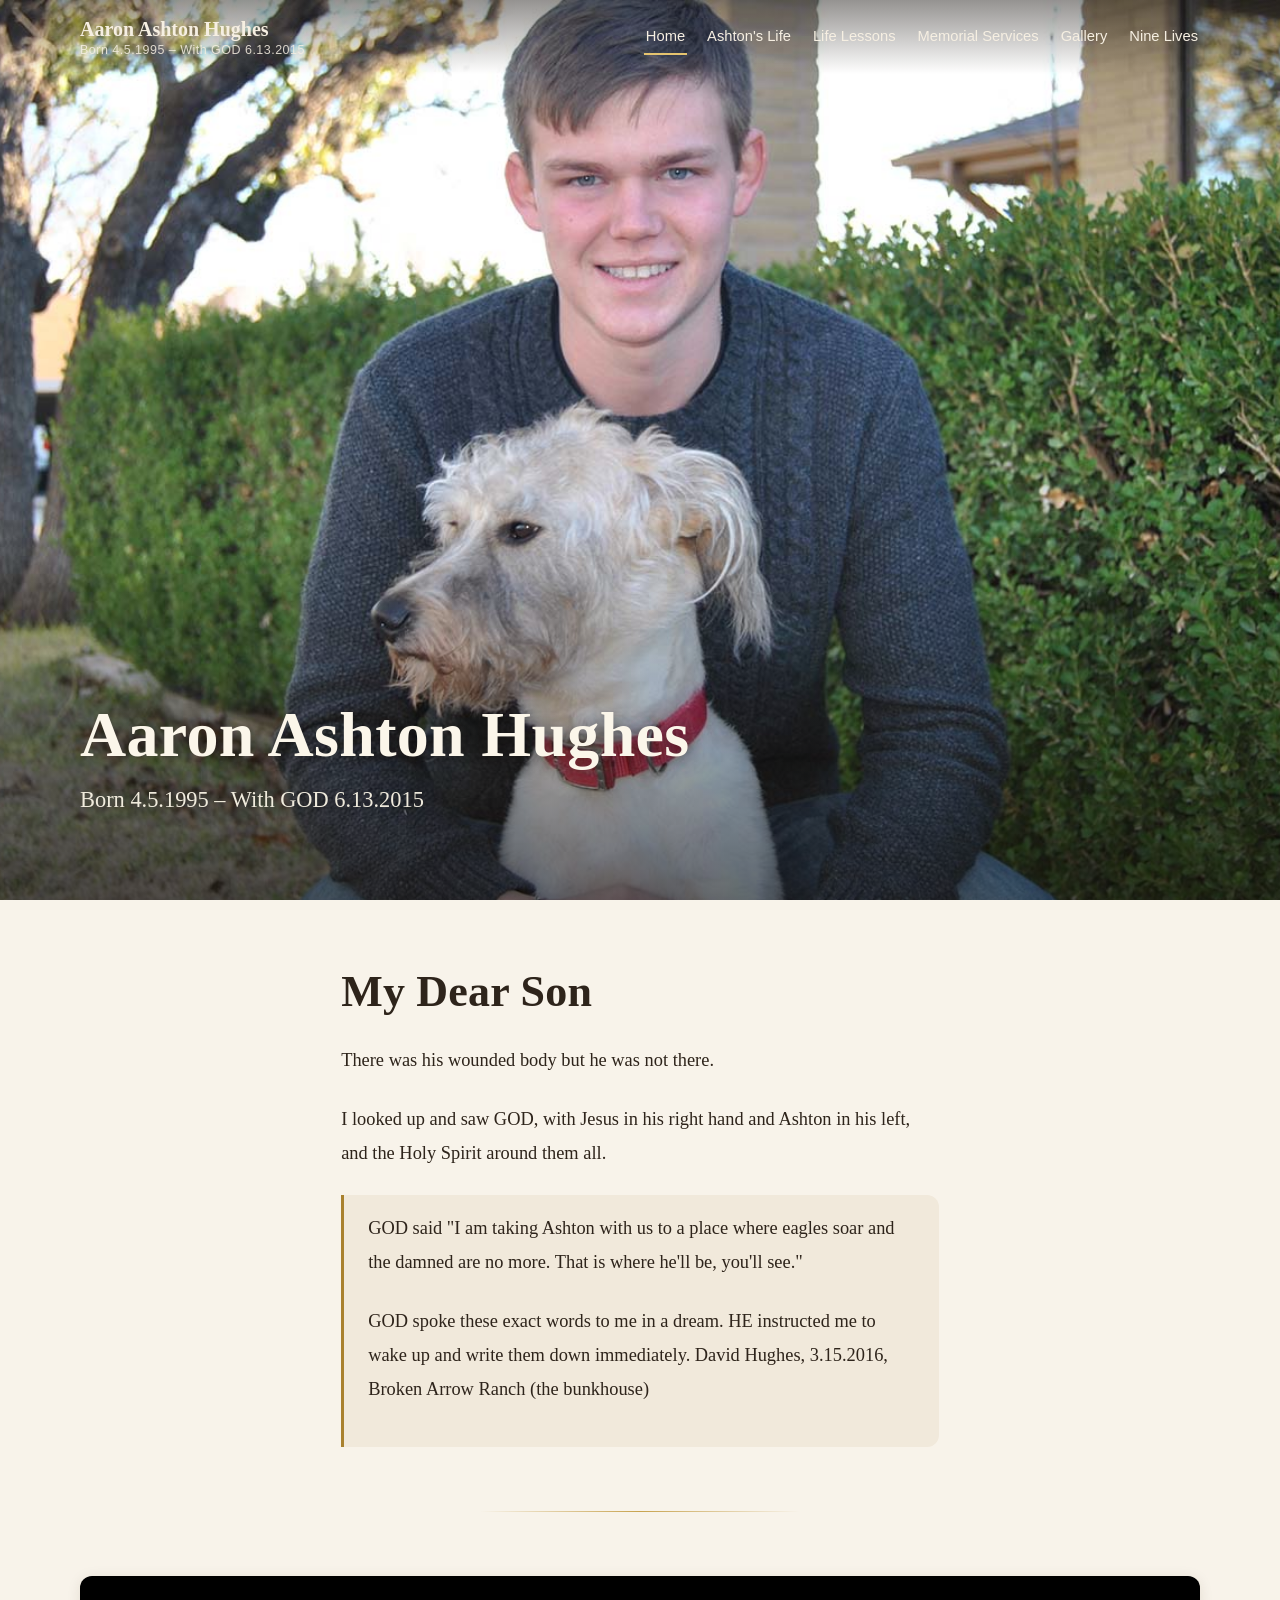
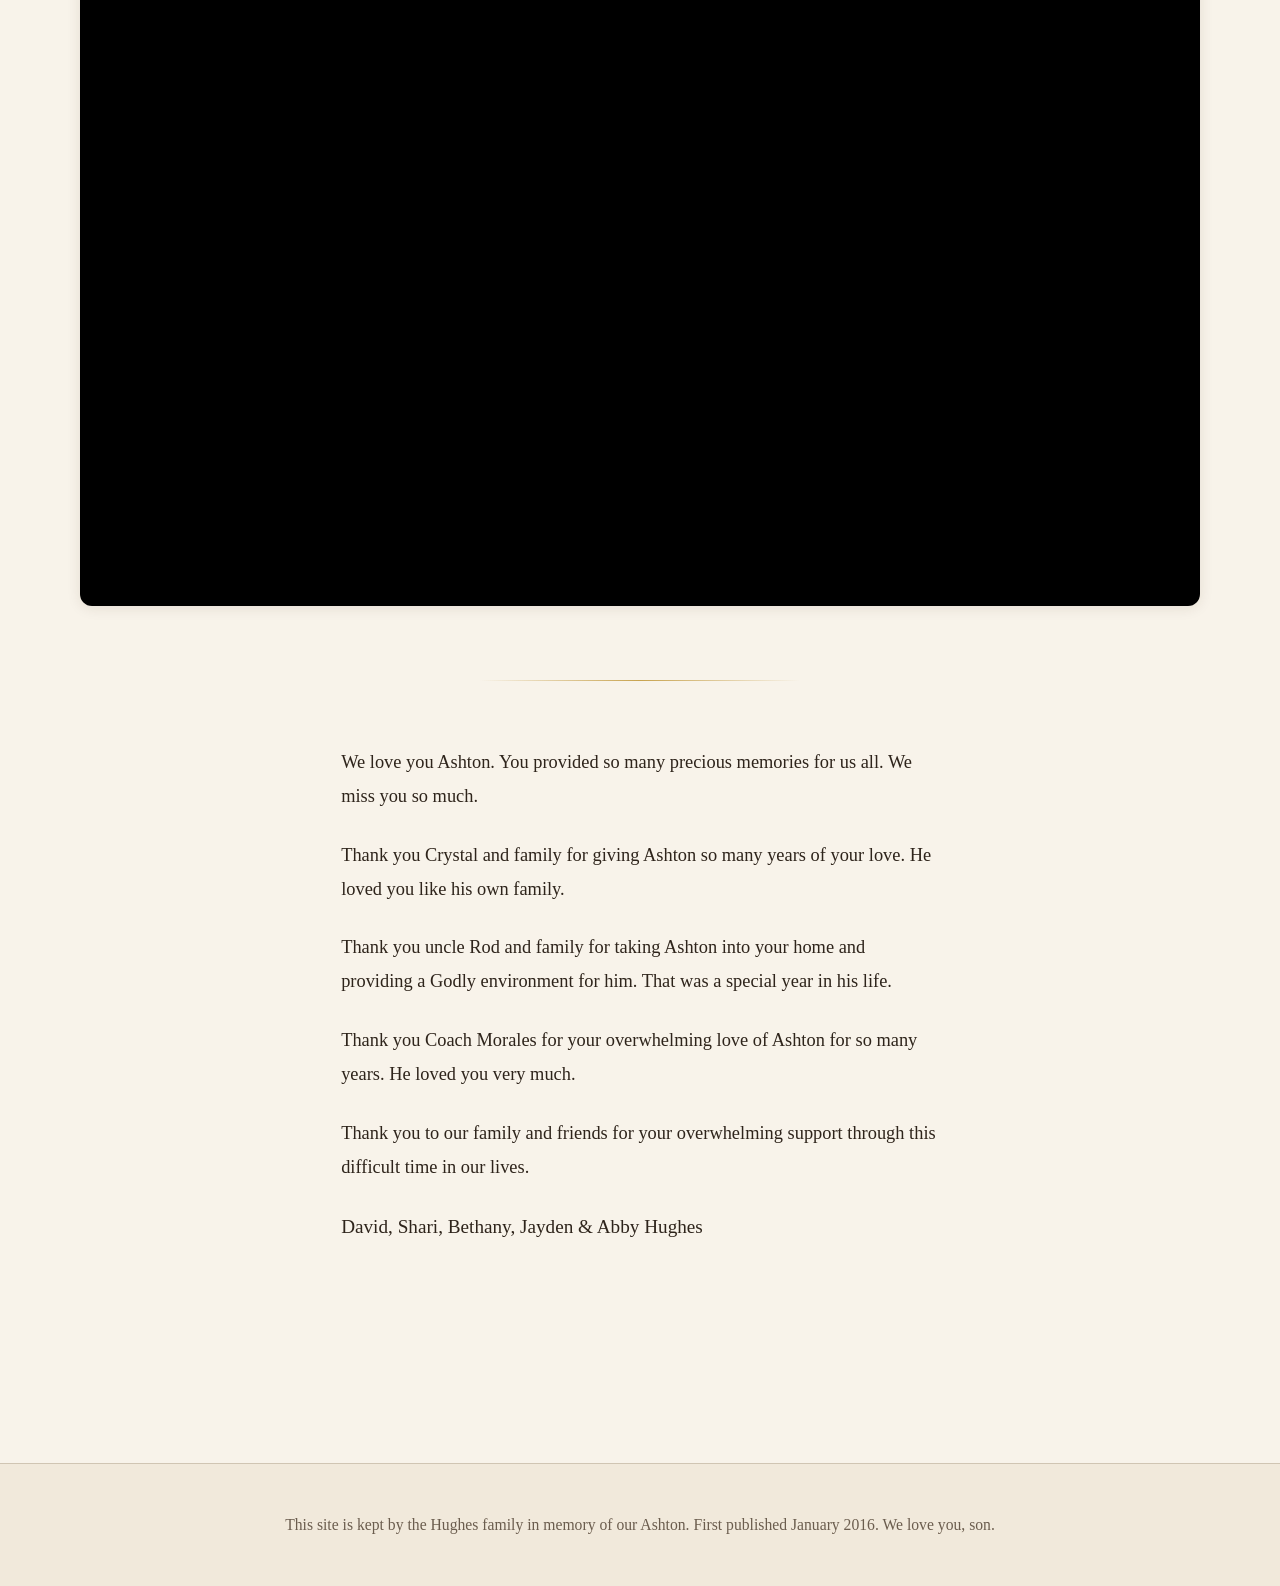
<file: index.html>
<!DOCTYPE html>
<html lang="en">
<head>
<meta charset="utf-8">
<meta name="viewport" content="width=device-width, initial-scale=1">
<title>Aaron Ashton Hughes · 4.5.1995 – With GOD 6.13.2015</title>
<meta name="description" content="In loving memory of Aaron Ashton Hughes (1995–2015). His life, his life lessons, and the nine lives his gift saved.">
<link rel="stylesheet" href="styles.css">
</head>
<body class="home">

<header class="site-header">
  <div class="bar">
    <div class="brand">
      <a class="brand-name" href="index.html">Aaron Ashton Hughes</a>
      <span class="brand-dates">Born 4.5.1995 – With GOD 6.13.2015</span>
    </div>
    <button class="nav-toggle" aria-expanded="false" aria-controls="site-nav">Menu</button>
    <nav id="site-nav" class="site-nav" aria-label="Site">
      <a href="index.html" aria-current="page">Home</a>
      <a href="timeline.html">Ashton's Life</a>
      <a href="life-lessons.html">Life Lessons</a>
      <a href="services.html">Memorial Services</a>
      <a href="gallery.html">Gallery</a>
      <a href="nine-lives.html">Nine Lives</a>
    </nav>
  </div>
</header>

<main>

  <!-- Full-viewport hero — photos/A_97.jpg per Pixel's plan:
       object-position 50% 30%, warm bottom gradient, no filters, no stylization. -->
  <section class="hero">
    <img class="hero-img" src="assets/photos/A_97.jpg"
         alt="Ashton in a gray cable-knit sweater kneeling in front of a green hedge, holding his white dog and smiling into the camera"
         fetchpriority="high">
    <div class="hero-shade" aria-hidden="true"></div>
    <div class="hero-title">
      <h1>Aaron Ashton Hughes</h1>
      <p>Born 4.5.1995 – With GOD 6.13.2015</p>
    </div>
  </section>

  <!-- David's letter — VERBATIM. Do not edit a single character. -->
  <section class="measure passage reveal" style="margin-top: var(--sp-xl);">
    <h1>My Dear Son</h1>
    <p>There was his wounded body but he was not there.</p>
    <p>I looked up and saw GOD, with Jesus in his right hand and Ashton in his left, and the Holy Spirit around them all.</p>
    <div class="dream-words">
      <p>GOD said "I am taking Ashton with us to a place where eagles soar and the damned are no more. That is where he'll be, you'll see."</p>
      <p>GOD spoke these exact words to me in a dream. HE instructed me to wake up and write them down immediately. David Hughes, 3.15.2016,  Broken Arrow Ranch (the bunkhouse)</p>
    </div>
  </section>

  <hr class="gold-rule">

  <!-- Tribute video — privacy-enhanced embed (the view counter below is the only other external request) -->
  <section class="wrap reveal">
    <iframe class="video-embed"
            src="https://www.youtube-nocookie.com/embed/68gj3tSYm6w"
            title="Tribute video for Aaron Ashton Hughes"
            loading="lazy"
            allow="accelerometer; autoplay; clipboard-write; encrypted-media; gyroscope; picture-in-picture"
            allowfullscreen
            referrerpolicy="strict-origin-when-cross-origin"></iframe>
  </section>

  <hr class="gold-rule">

  <!-- Thank-yous and family signature — VERBATIM. Do not edit a single character. -->
  <section class="measure passage reveal">
    <p>We love you Ashton. You provided so many precious memories for us all. We miss you so much.</p>
    <p>Thank you Crystal and family for giving Ashton so many years of your love. He loved you like his own family.</p>
    <p>Thank you uncle Rod and family for taking Ashton into your home and providing a Godly environment for him. That was a special year in his life.</p>
    <p>Thank you Coach Morales for your overwhelming love of Ashton for so many years. He loved you very much.</p>
    <p>Thank you to our family and friends for your overwhelming support through this difficult time in our lives.</p>
    <p class="signature">David, Shari, Bethany, Jayden &amp; Abby Hughes</p>
  </section>

</main>

<footer class="site-footer">
  <p>This site is kept by the Hughes family in memory of our Ashton. First published January 2016. We love you, son.</p>
</footer>

<script src="site.js"></script>
<!-- Private view counter (GoatCounter, cookie-free). Dashboard is behind David's login. -->
<script data-goatcounter="https://ashtonhughes.goatcounter.com/count" async src="https://gc.zgo.at/count.js"></script>
</body>
</html>
</file>
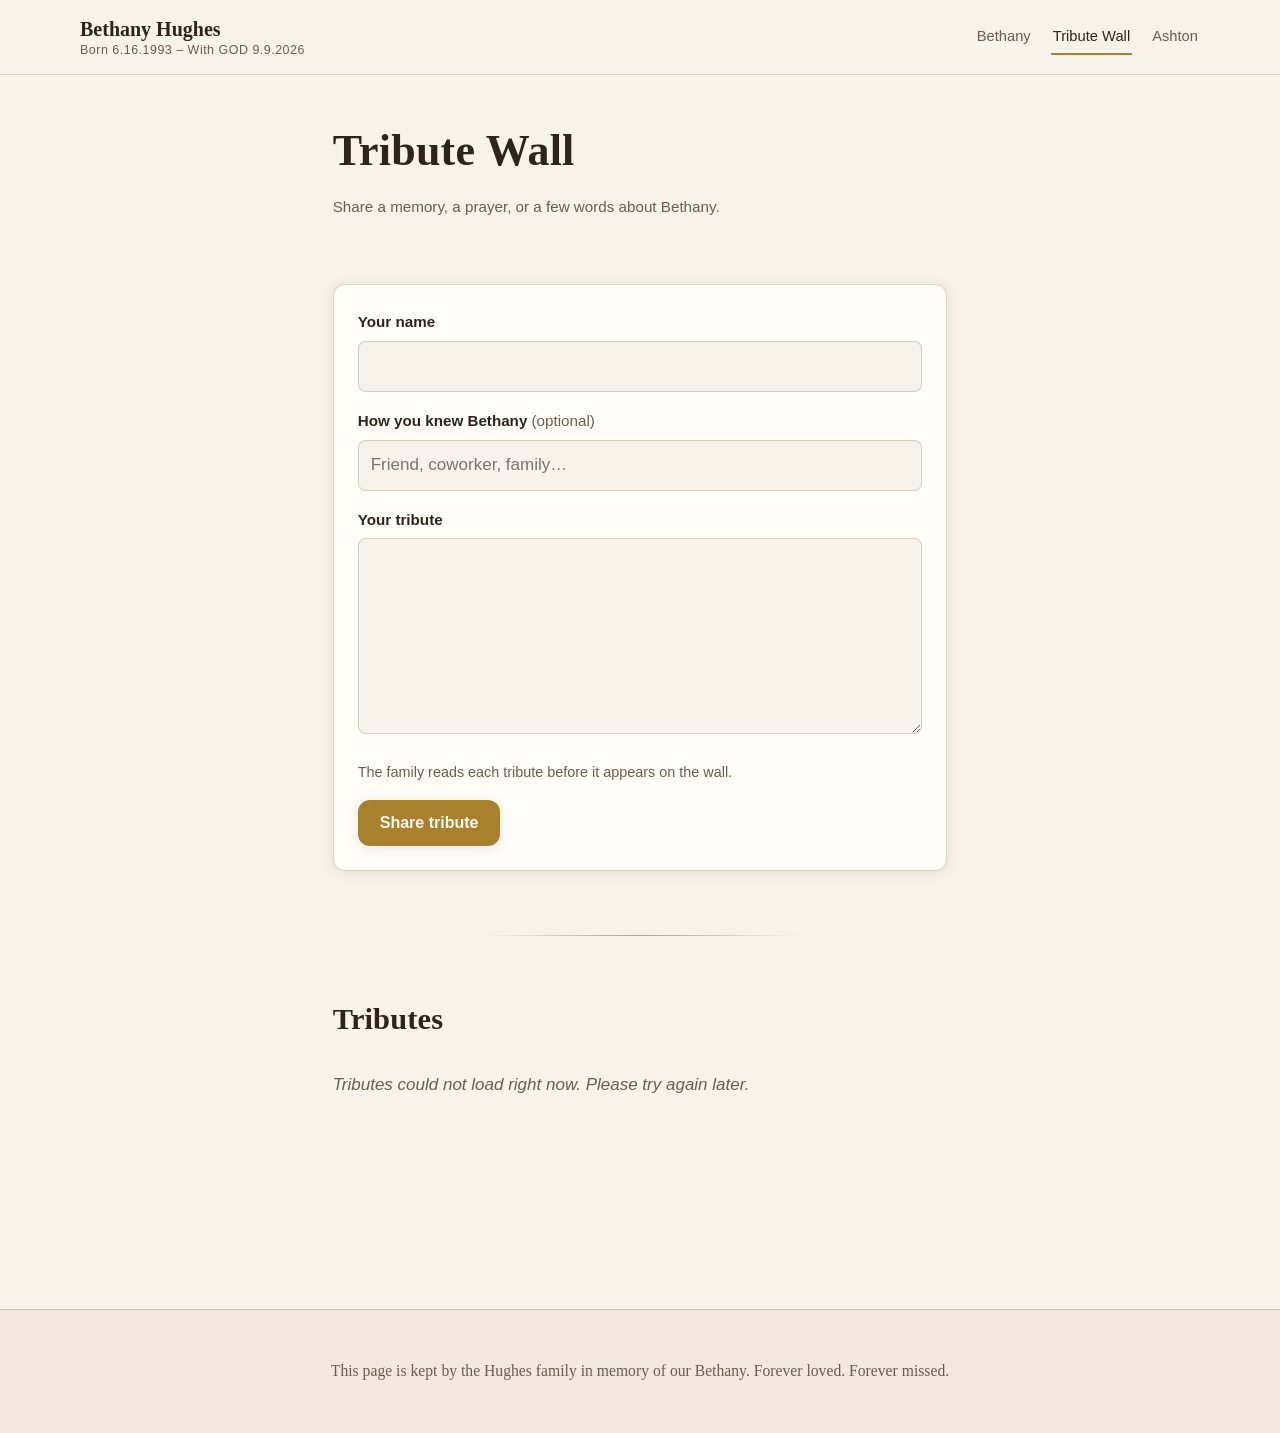
<file: bethany/tributes/index.html>
<!DOCTYPE html>
<html lang="en">
<head>
<meta charset="utf-8">
<meta name="viewport" content="width=device-width, initial-scale=1">
<title>Tribute Wall · Bethany Hughes</title>
<meta name="description" content="Share a memory of Bethany Hughes (1993–2026), and read what others have shared.">
<link rel="stylesheet" href="../../styles.css?v=20260914">
</head>
<body>

<header class="site-header">
  <div class="bar">
    <div class="brand">
      <a class="brand-name" href="../">Bethany Hughes</a>
      <span class="brand-dates">Born 6.16.1993 – With GOD 9.9.2026</span>
    </div>
    <button class="nav-toggle" aria-expanded="false" aria-controls="site-nav">Menu</button>
    <nav id="site-nav" class="site-nav" aria-label="Site">
      <a href="../">Bethany</a>
      <a href="./" aria-current="page">Tribute Wall</a>
      <a href="../../index.html">Ashton</a>
    </nav>
  </div>
</header>

<main>

  <section class="measure page-head">
    <h1>Tribute Wall</h1>
    <p class="byline">Share a memory, a prayer, or a few words about Bethany.</p>
  </section>

  <!-- Posts go to the family's Google Form. The family reads each one before it appears below. -->
  <section class="measure reveal">
    <form class="tribute-form" id="tribute-form" novalidate>
      <label for="tf-name">Your name</label>
      <input id="tf-name" name="name" type="text" autocomplete="name" maxlength="80" required>

      <label for="tf-relation">How you knew Bethany <span class="optional">(optional)</span></label>
      <input id="tf-relation" name="relation" type="text" maxlength="80" placeholder="Friend, coworker, family…">

      <label for="tf-message">Your tribute</label>
      <textarea id="tf-message" name="message" rows="6" maxlength="3000" required></textarea>

      <!-- Spam trap: people never see this field; bots fill it in. -->
      <div class="tf-trap" aria-hidden="true">
        <label for="tf-website">Website</label>
        <input id="tf-website" name="website" type="text" tabindex="-1" autocomplete="off">
      </div>

      <p class="tribute-note">The family reads each tribute before it appears on the wall.</p>
      <button class="btn" type="submit">Share tribute</button>
      <p class="tribute-status" id="tribute-status" role="status" aria-live="polite"></p>
    </form>
  </section>

  <hr class="gold-rule">

  <section class="measure reveal" aria-labelledby="wall-title">
    <h2 id="wall-title">Tributes</h2>
    <div class="tribute-wall" id="tribute-wall">
      <p class="tribute-empty">Loading tributes…</p>
    </div>
  </section>

</main>

<footer class="site-footer">
  <p>This page is kept by the Hughes family in memory of our Bethany. Forever loved. Forever missed.</p>
</footer>

<script src="../../site.js"></script>
<script src="tributes.js?v=2"></script>
<!-- Private view counter (GoatCounter, cookie-free). Dashboard is behind David's login. -->
<script data-goatcounter="https://bethanyhughes.goatcounter.com/count" async src="https://gc.zgo.at/count.js"></script>
</body>
</html>
</file>
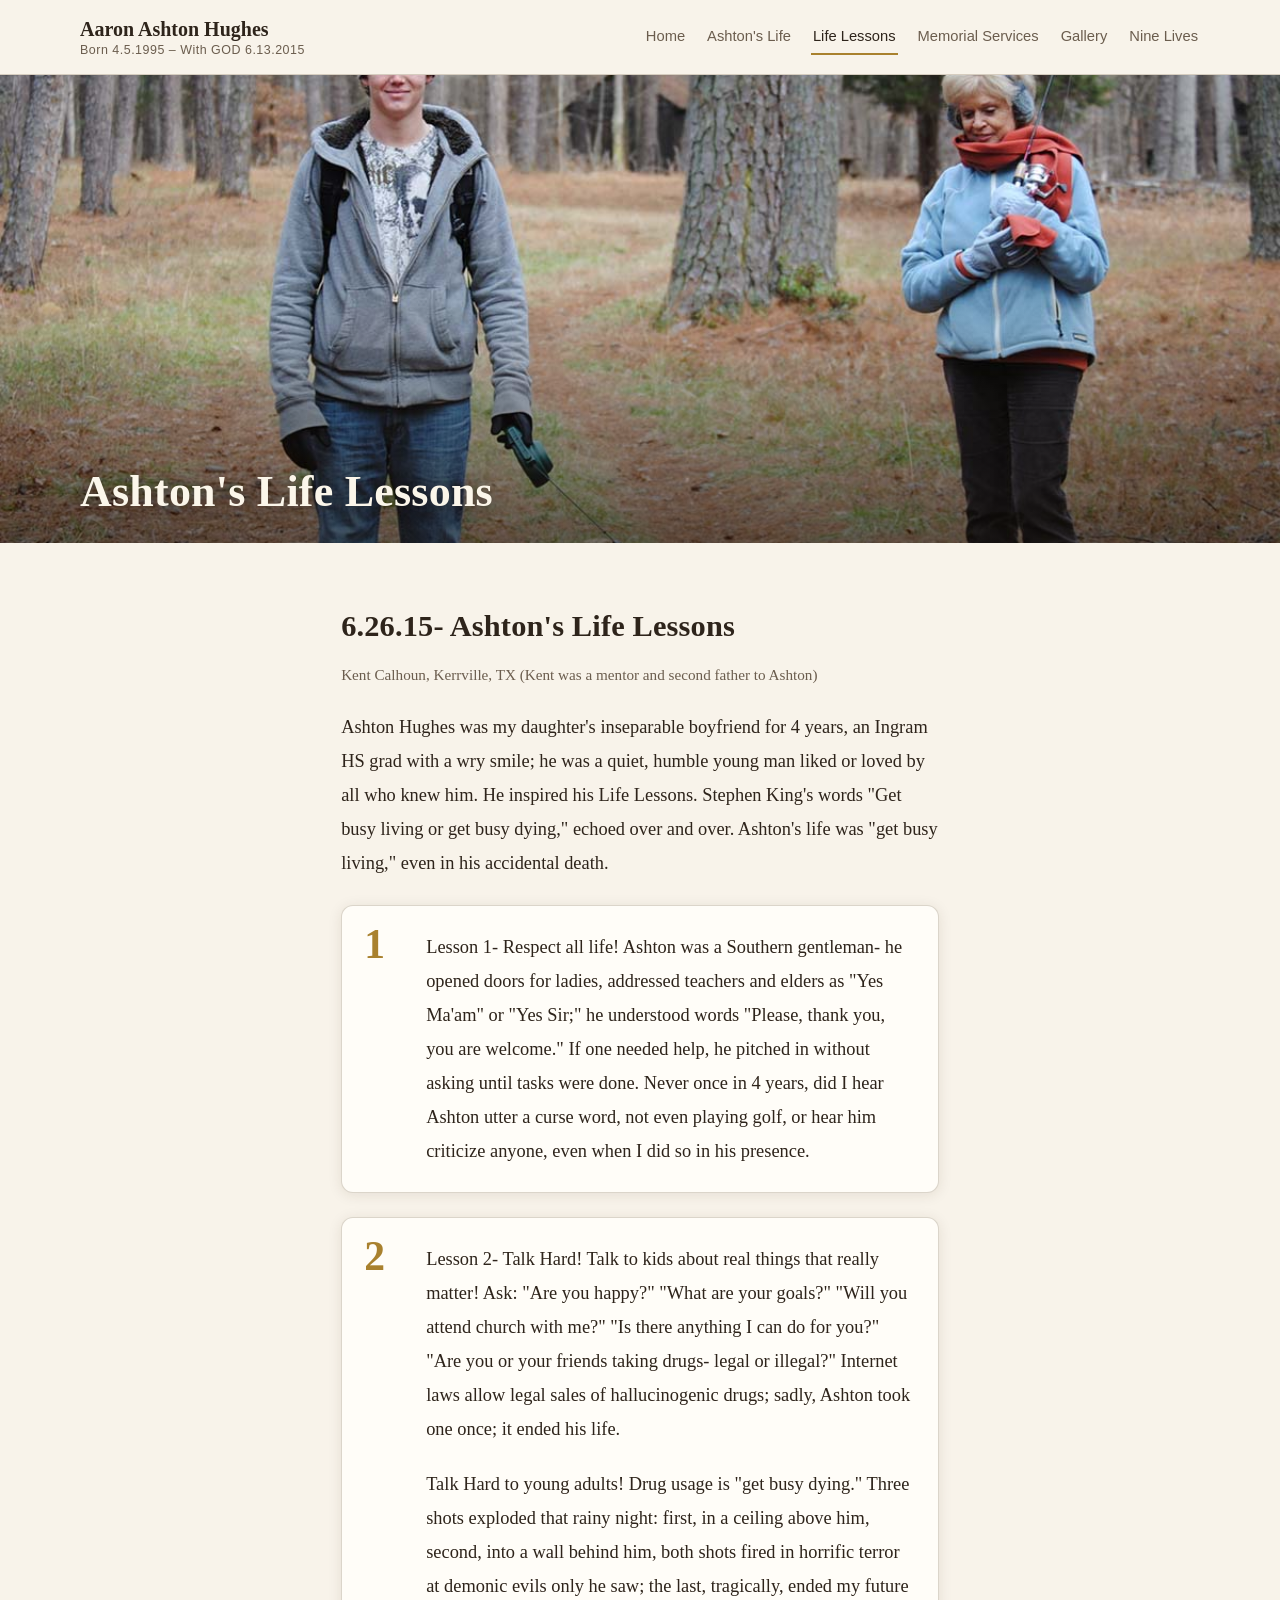
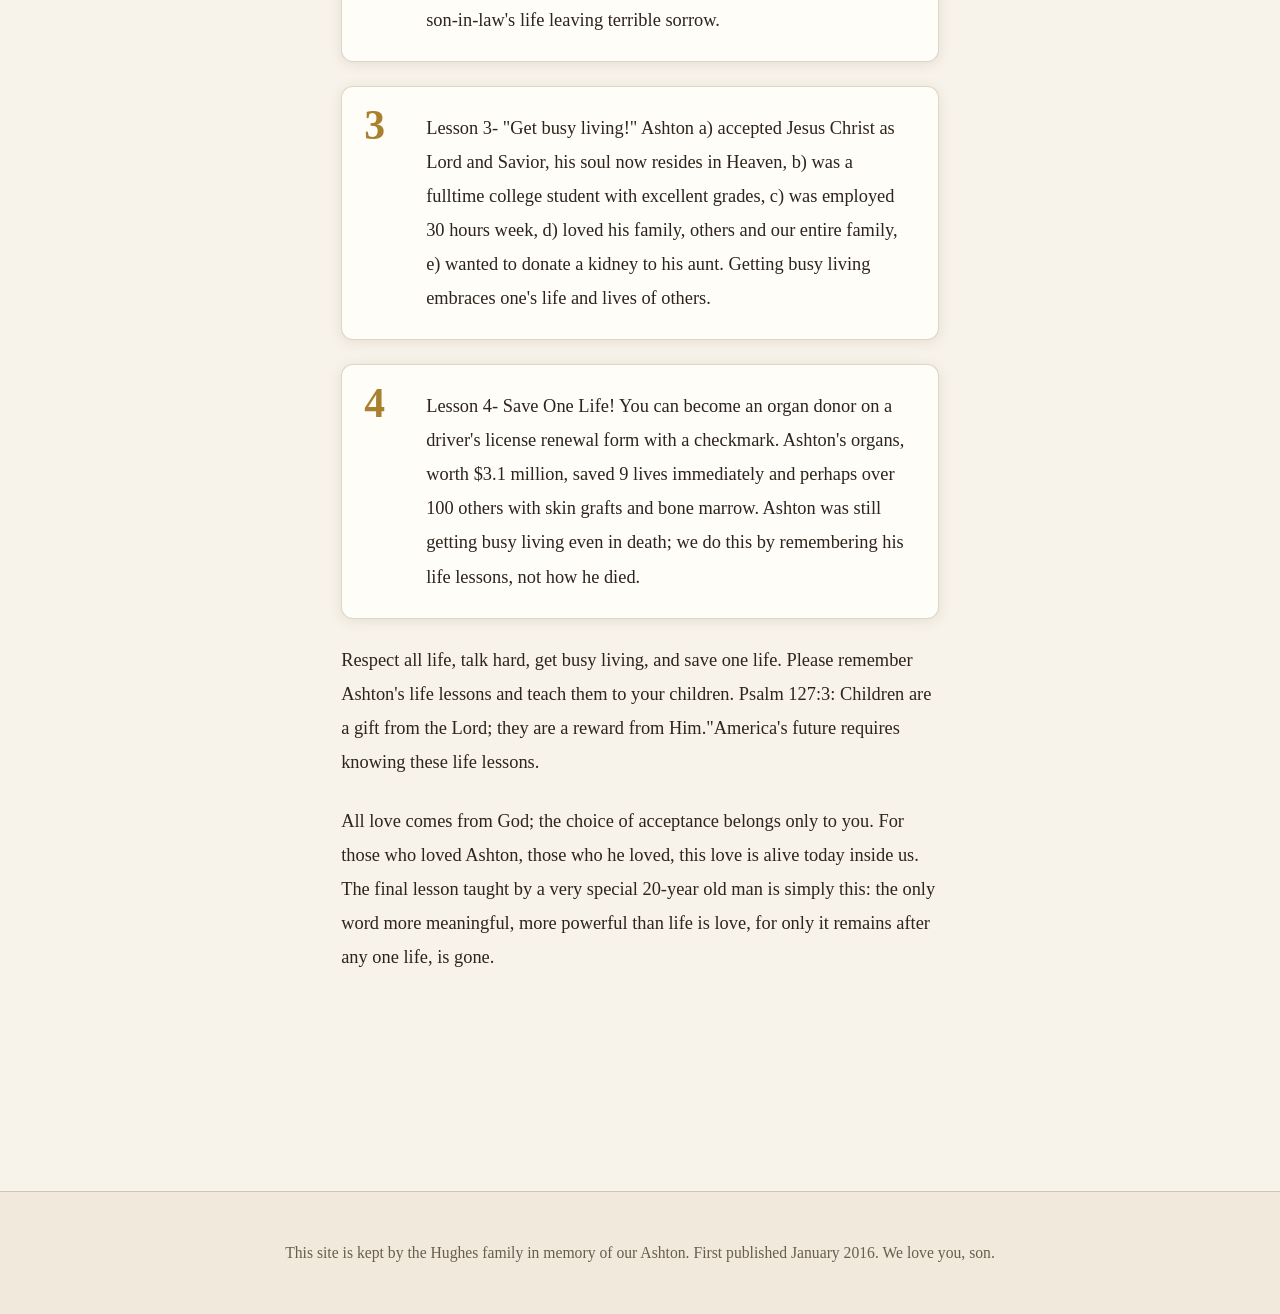
<file: life-lessons.html>
<!DOCTYPE html>
<html lang="en">
<head>
<meta charset="utf-8">
<meta name="viewport" content="width=device-width, initial-scale=1">
<title>Ashton's Life Lessons | Aaron Ashton Hughes · 4.5.1995 – With GOD 6.13.2015</title>
<meta name="description" content="In loving memory of Aaron Ashton Hughes (1995–2015). His life, his life lessons, and the nine lives his gift saved.">
<link rel="stylesheet" href="styles.css">
</head>
<body>

<header class="site-header">
  <div class="bar">
    <div class="brand">
      <a class="brand-name" href="index.html">Aaron Ashton Hughes</a>
      <span class="brand-dates">Born 4.5.1995 – With GOD 6.13.2015</span>
    </div>
    <button class="nav-toggle" aria-expanded="false" aria-controls="site-nav">Menu</button>
    <nav id="site-nav" class="site-nav" aria-label="Site">
      <a href="index.html">Home</a>
      <a href="timeline.html">Ashton's Life</a>
      <a href="life-lessons.html" aria-current="page">Life Lessons</a>
      <a href="services.html">Memorial Services</a>
      <a href="gallery.html">Gallery</a>
      <a href="nine-lives.html">Nine Lives</a>
    </nav>
  </div>
</header>

<main>

  <!-- Page lead — photos/A_63.jpg per Pixel's plan: quiet, reflective; light bottom gradient. -->
  <figure class="lead-figure">
    <img src="assets/photos/A_63.jpg"
         alt="Ashton in a gray hoodie and beanie walking his dog on a pine-woods trail, his Grandmother Love beside him cradling a fishing rod"
         fetchpriority="high">
    <div class="lead-shade" aria-hidden="true"></div>
    <figcaption>
      <h1>Ashton's Life Lessons</h1>
    </figcaption>
  </figure>

  <!-- Kent Calhoun's tribute — VERBATIM. Do not edit a single character.
       The lesson numbers and card layout are presentation only; the words are untouched. -->
  <article class="measure passage" style="margin-top: var(--sp-xl);">

    <h2 style="margin-top:0;">6.26.15- Ashton's Life Lessons</h2>
    <p class="byline">Kent Calhoun, Kerrville, TX (Kent was a mentor and second father to Ashton)</p>

    <p class="reveal">Ashton Hughes was my daughter's inseparable boyfriend for 4 years, an Ingram HS grad with a wry smile; he was a quiet, humble young man liked or loved by all who knew him. He inspired his Life Lessons. Stephen King's words "Get busy living or get busy dying," echoed over and over. Ashton's life was "get busy living," even in his accidental death.</p>

    <div class="lesson reveal">
      <span class="lesson-num" aria-hidden="true">1</span>
      <p>Lesson 1- Respect all life! Ashton was a Southern gentleman- he opened doors for ladies, addressed teachers and elders as "Yes Ma'am" or "Yes Sir;" he understood words "Please, thank you, you are welcome." If one needed help, he pitched in without asking until tasks were done. Never once in 4 years, did I hear Ashton utter a curse word, not even playing golf, or hear him criticize anyone, even when I did so in his presence.</p>
    </div>

    <div class="lesson reveal">
      <span class="lesson-num" aria-hidden="true">2</span>
      <p>Lesson 2- Talk Hard! Talk to kids about real things that really matter! Ask: "Are you happy?"  "What are your goals?"  "Will you attend church with me?" "Is there anything I can do for you?" "Are you or your friends taking drugs- legal or illegal?" Internet laws allow legal sales of hallucinogenic drugs; sadly, Ashton took one once; it ended his life.</p>
      <p>Talk Hard to young adults! Drug usage is "get busy dying." Three shots exploded that rainy night: first, in a ceiling above him, second, into a wall behind him, both shots fired in horrific terror at demonic evils only he saw; the last, tragically, ended my future son-in-law's life leaving terrible sorrow.</p>
    </div>

    <div class="lesson reveal">
      <span class="lesson-num" aria-hidden="true">3</span>
      <p>Lesson 3- "Get busy living!" Ashton a) accepted Jesus Christ as Lord and Savior, his soul now resides in Heaven, b) was a fulltime college student with excellent grades, c) was employed 30 hours week, d) loved his family, others and our entire family, e) wanted to donate a kidney to his aunt. Getting busy living embraces one's life and lives of others.</p>
    </div>

    <div class="lesson reveal">
      <span class="lesson-num" aria-hidden="true">4</span>
      <p>Lesson 4- Save One Life! You can become an organ donor on a driver's license renewal form with a checkmark.  Ashton's organs, worth $3.1 million, saved 9 lives immediately and perhaps over 100 others with skin grafts and bone marrow. Ashton was still getting busy living even in death; we do this by remembering his life lessons, not how he died.</p>
    </div>

    <p class="reveal">Respect all life, talk hard, get busy living, and save one life. Please remember Ashton's life lessons and teach them to your children. Psalm 127:3: Children are a gift from the Lord; they are a reward from Him."America's future requires knowing these life lessons.</p>

    <p class="reveal">All love comes from God; the choice of acceptance belongs only to you. For those who loved Ashton, those who he loved, this love is alive today inside us. The final lesson taught by a very special 20-year old man is simply this: the only word more meaningful, more powerful than life is love, for only it remains after any one life, is gone.</p>

  </article>

</main>

<footer class="site-footer">
  <p>This site is kept by the Hughes family in memory of our Ashton. First published January 2016. We love you, son.</p>
</footer>

<script src="site.js"></script>
<!-- Private view counter (GoatCounter, cookie-free). Dashboard is behind David's login. -->
<script data-goatcounter="https://ashtonhughes.goatcounter.com/count" async src="https://gc.zgo.at/count.js"></script>
</body>
</html>
</file>
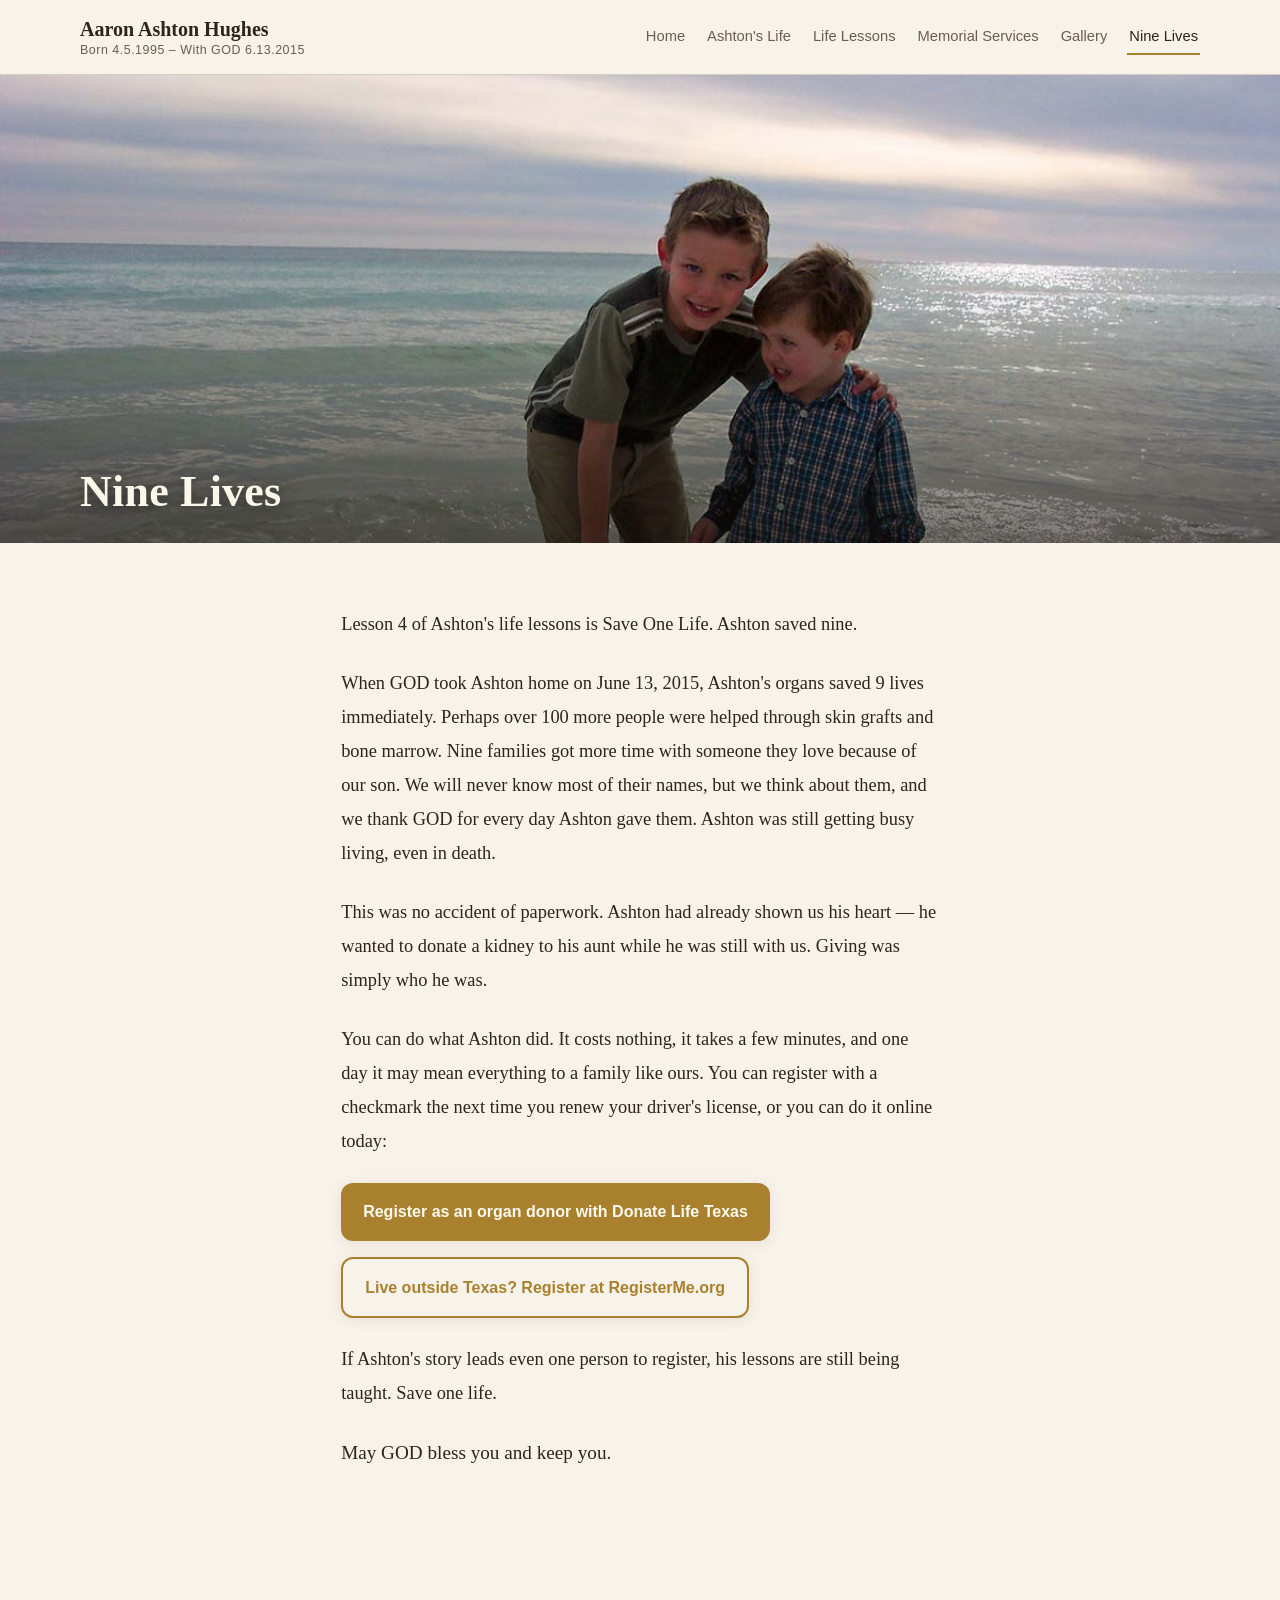
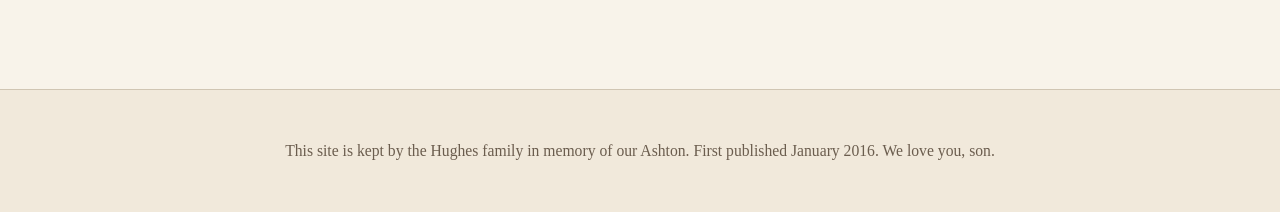
<file: nine-lives.html>
<!DOCTYPE html>
<html lang="en">
<head>
<meta charset="utf-8">
<meta name="viewport" content="width=device-width, initial-scale=1">
<title>Nine Lives | Aaron Ashton Hughes · 4.5.1995 – With GOD 6.13.2015</title>
<meta name="description" content="In loving memory of Aaron Ashton Hughes (1995–2015). His life, his life lessons, and the nine lives his gift saved.">
<link rel="stylesheet" href="styles.css">
</head>
<body>

<header class="site-header">
  <div class="bar">
    <div class="brand">
      <a class="brand-name" href="index.html">Aaron Ashton Hughes</a>
      <span class="brand-dates">Born 4.5.1995 – With GOD 6.13.2015</span>
    </div>
    <button class="nav-toggle" aria-expanded="false" aria-controls="site-nav">Menu</button>
    <nav id="site-nav" class="site-nav" aria-label="Site">
      <a href="index.html">Home</a>
      <a href="timeline.html">Ashton's Life</a>
      <a href="life-lessons.html">Life Lessons</a>
      <a href="services.html">Memorial Services</a>
      <a href="gallery.html">Gallery</a>
      <a href="nine-lives.html" aria-current="page">Nine Lives</a>
    </nav>
  </div>
</header>

<main>

  <!-- Page lead — photos/A_57.jpg per Pixel's plan: cropped toward the sky
       (object-position biased to the upper portion of the frame). -->
  <figure class="lead-figure">
    <img src="assets/photos/A_57.jpg" style="object-position: 50% 22%;"
         alt="Young Ashton steadying his little brother Jayden ankle-deep at the shoreline under a huge luminous silver-and-blue sky"
         fetchpriority="high">
    <div class="lead-shade" aria-hidden="true"></div>
    <figcaption>
      <h1>Nine Lives</h1>
    </figcaption>
  </figure>

  <!-- Quill's copy — new, pending David's review per quill-new-copy.md. -->
  <section class="measure passage" style="margin-top: var(--sp-xl);">
    <p class="reveal">Lesson 4 of Ashton's life lessons is Save One Life. Ashton saved nine.</p>
    <p class="reveal">When GOD took Ashton home on June 13, 2015, Ashton's organs saved 9 lives immediately. Perhaps over 100 more people were helped through skin grafts and bone marrow. Nine families got more time with someone they love because of our son. We will never know most of their names, but we think about them, and we thank GOD for every day Ashton gave them. Ashton was still getting busy living, even in death.</p>
    <p class="reveal">This was no accident of paperwork. Ashton had already shown us his heart — he wanted to donate a kidney to his aunt while he was still with us. Giving was simply who he was.</p>
    <p class="reveal">You can do what Ashton did. It costs nothing, it takes a few minutes, and one day it may mean everything to a family like ours. You can register with a checkmark the next time you renew your driver's license, or you can do it online today:</p>

    <div class="button-row reveal">
      <a class="btn" href="https://www.donatelifetexas.org" target="_blank" rel="noopener">Register as an organ donor with Donate Life Texas</a>
      <a class="btn secondary" href="https://registerme.org" target="_blank" rel="noopener">Live outside Texas? Register at RegisterMe.org</a>
    </div>

    <p class="reveal">If Ashton's story leads even one person to register, his lessons are still being taught. Save one life.</p>
    <p class="reveal signature">May GOD bless you and keep you.</p>
  </section>

</main>

<footer class="site-footer">
  <p>This site is kept by the Hughes family in memory of our Ashton. First published January 2016. We love you, son.</p>
</footer>

<script src="site.js"></script>
<!-- Private view counter (GoatCounter, cookie-free). Dashboard is behind David's login. -->
<script data-goatcounter="https://ashtonhughes.goatcounter.com/count" async src="https://gc.zgo.at/count.js"></script>
</body>
</html>
</file>
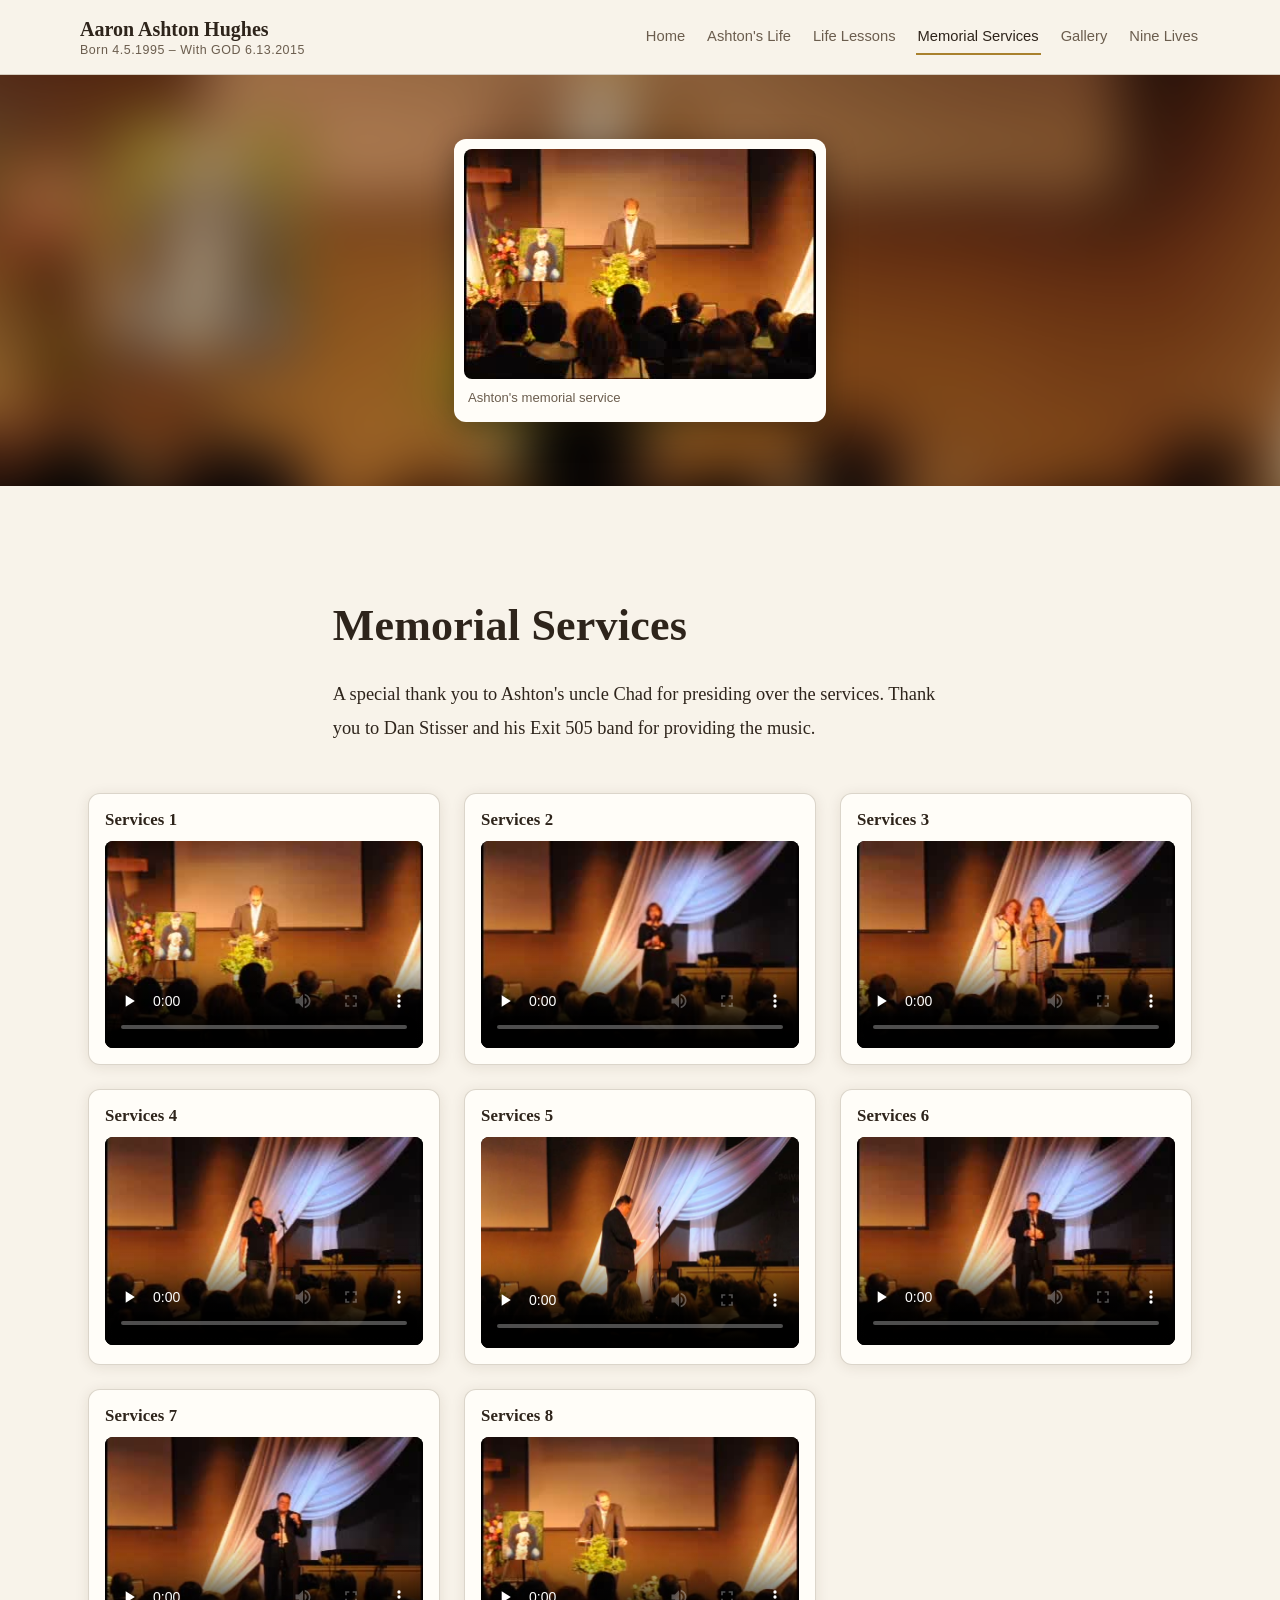
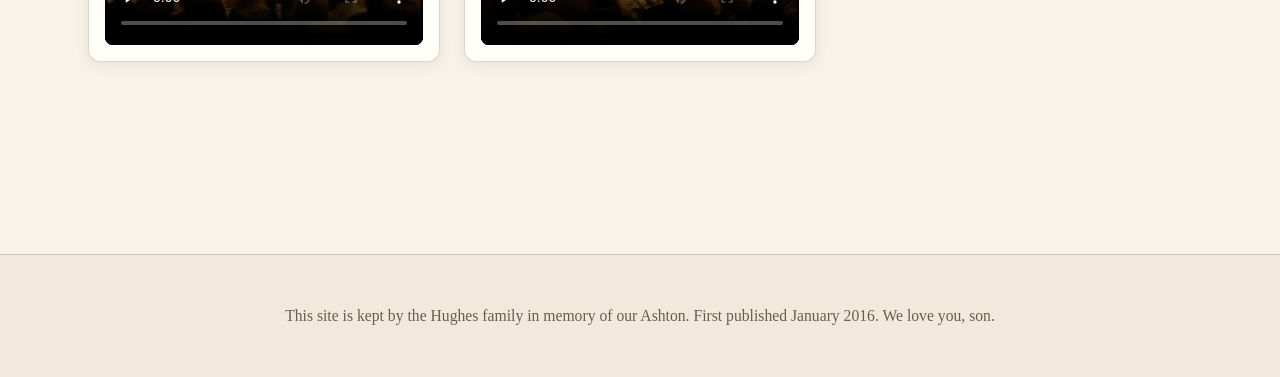
<file: services.html>
<!DOCTYPE html>
<html lang="en">
<head>
<meta charset="utf-8">
<meta name="viewport" content="width=device-width, initial-scale=1">
<title>Memorial Services | Aaron Ashton Hughes · 4.5.1995 – With GOD 6.13.2015</title>
<meta name="description" content="In loving memory of Aaron Ashton Hughes (1995–2015). His life, his life lessons, and the nine lives his gift saved.">
<link rel="stylesheet" href="styles.css">
</head>
<body>

<header class="site-header">
  <div class="bar">
    <div class="brand">
      <a class="brand-name" href="index.html">Aaron Ashton Hughes</a>
      <span class="brand-dates">Born 4.5.1995 – With GOD 6.13.2015</span>
    </div>
    <button class="nav-toggle" aria-expanded="false" aria-controls="site-nav">Menu</button>
    <nav id="site-nav" class="site-nav" aria-label="Site">
      <a href="index.html">Home</a>
      <a href="timeline.html">Ashton's Life</a>
      <a href="life-lessons.html">Life Lessons</a>
      <a href="services.html" aria-current="page">Memorial Services</a>
      <a href="gallery.html">Gallery</a>
      <a href="nine-lives.html">Nine Lives</a>
    </nav>
  </div>
</header>

<main>

  <!-- Page lead — DSC_0026 poster per Pixel's plan: native clip resolution, shown at
       card size on a blurred backdrop of itself. Never stretched. -->
  <section class="services-lead">
    <div class="poster-backdrop" style="background-image:url('assets/posters/DSC_0026.jpg')" aria-hidden="true"></div>
    <figure class="poster-card">
      <img src="assets/posters/DSC_0026.jpg" width="352" height="230"
           alt="Speaker at the podium beside Ashton's framed portrait and a spray of red and white flowers, congregation seated">
      <figcaption>Ashton's memorial service</figcaption>
    </figure>
  </section>

  <section class="measure page-head">
    <h1>Memorial Services</h1>
    <!-- Thank-you text — VERBATIM. Do not edit a single character. -->
    <div class="passage">
      <p>A special thank you to Ashton's uncle Chad for presiding over the services. Thank you to Dan Stisser and his Exit 505 band for providing the music.</p>
    </div>
  </section>

  <!-- The eight service clips. preload="none": nothing loads until pressed play. -->
  <section class="wrap">
    <div class="video-grid">

      <div class="video-card reveal">
        <h3>Services 1</h3>
        <video controls preload="none" poster="assets/posters/DSC_0026.jpg" width="352" height="230">
          <source src="assets/video/DSC_0026.mp4" type="video/mp4">
        </video>
      </div>

      <div class="video-card reveal">
        <h3>Services 2</h3>
        <video controls preload="none" poster="assets/posters/DSC_0027.jpg" width="352" height="230">
          <source src="assets/video/DSC_0027.mp4" type="video/mp4">
        </video>
      </div>

      <div class="video-card reveal">
        <h3>Services 3</h3>
        <video controls preload="none" poster="assets/posters/DSC_0028.jpg" width="352" height="230">
          <source src="assets/video/DSC_0028.mp4" type="video/mp4">
        </video>
      </div>

      <div class="video-card reveal">
        <h3>Services 4</h3>
        <!-- FLAG: poster uses the re-extracted frame DSC_0029-new.jpg (t=180s, speaker facing
             the audience) instead of the original DSC_0029.jpg (speaker turned away).
             Pending David's approval per Pixel's photo plan §5. To revert, point the
             poster attribute back to assets/posters/DSC_0029.jpg. -->
        <video controls preload="none" poster="assets/posters/DSC_0029-new.jpg" width="352" height="230">
          <source src="assets/video/DSC_0029.mp4" type="video/mp4">
        </video>
      </div>

      <div class="video-card reveal">
        <h3>Services 5</h3>
        <video controls preload="none" poster="assets/posters/DSC_0030.jpg" width="352" height="230">
          <source src="assets/video/DSC_0030.mp4" type="video/mp4">
        </video>
      </div>

      <div class="video-card reveal">
        <h3>Services 6</h3>
        <video controls preload="none" poster="assets/posters/DSC_0031.jpg" width="352" height="230">
          <source src="assets/video/DSC_0031.mp4" type="video/mp4">
        </video>
      </div>

      <div class="video-card reveal">
        <h3>Services 7</h3>
        <video controls preload="none" poster="assets/posters/DSC_0032.jpg" width="352" height="230">
          <source src="assets/video/DSC_0032.mp4" type="video/mp4">
        </video>
      </div>

      <div class="video-card reveal">
        <h3>Services 8</h3>
        <video controls preload="none" poster="assets/posters/DSC_0033.jpg" width="352" height="230">
          <source src="assets/video/DSC_0033.mp4" type="video/mp4">
        </video>
      </div>

    </div>
  </section>

</main>

<footer class="site-footer">
  <p>This site is kept by the Hughes family in memory of our Ashton. First published January 2016. We love you, son.</p>
</footer>

<script src="site.js"></script>
<!-- Private view counter (GoatCounter, cookie-free). Dashboard is behind David's login. -->
<script data-goatcounter="https://ashtonhughes.goatcounter.com/count" async src="https://gc.zgo.at/count.js"></script>
</body>
</html>
</file>
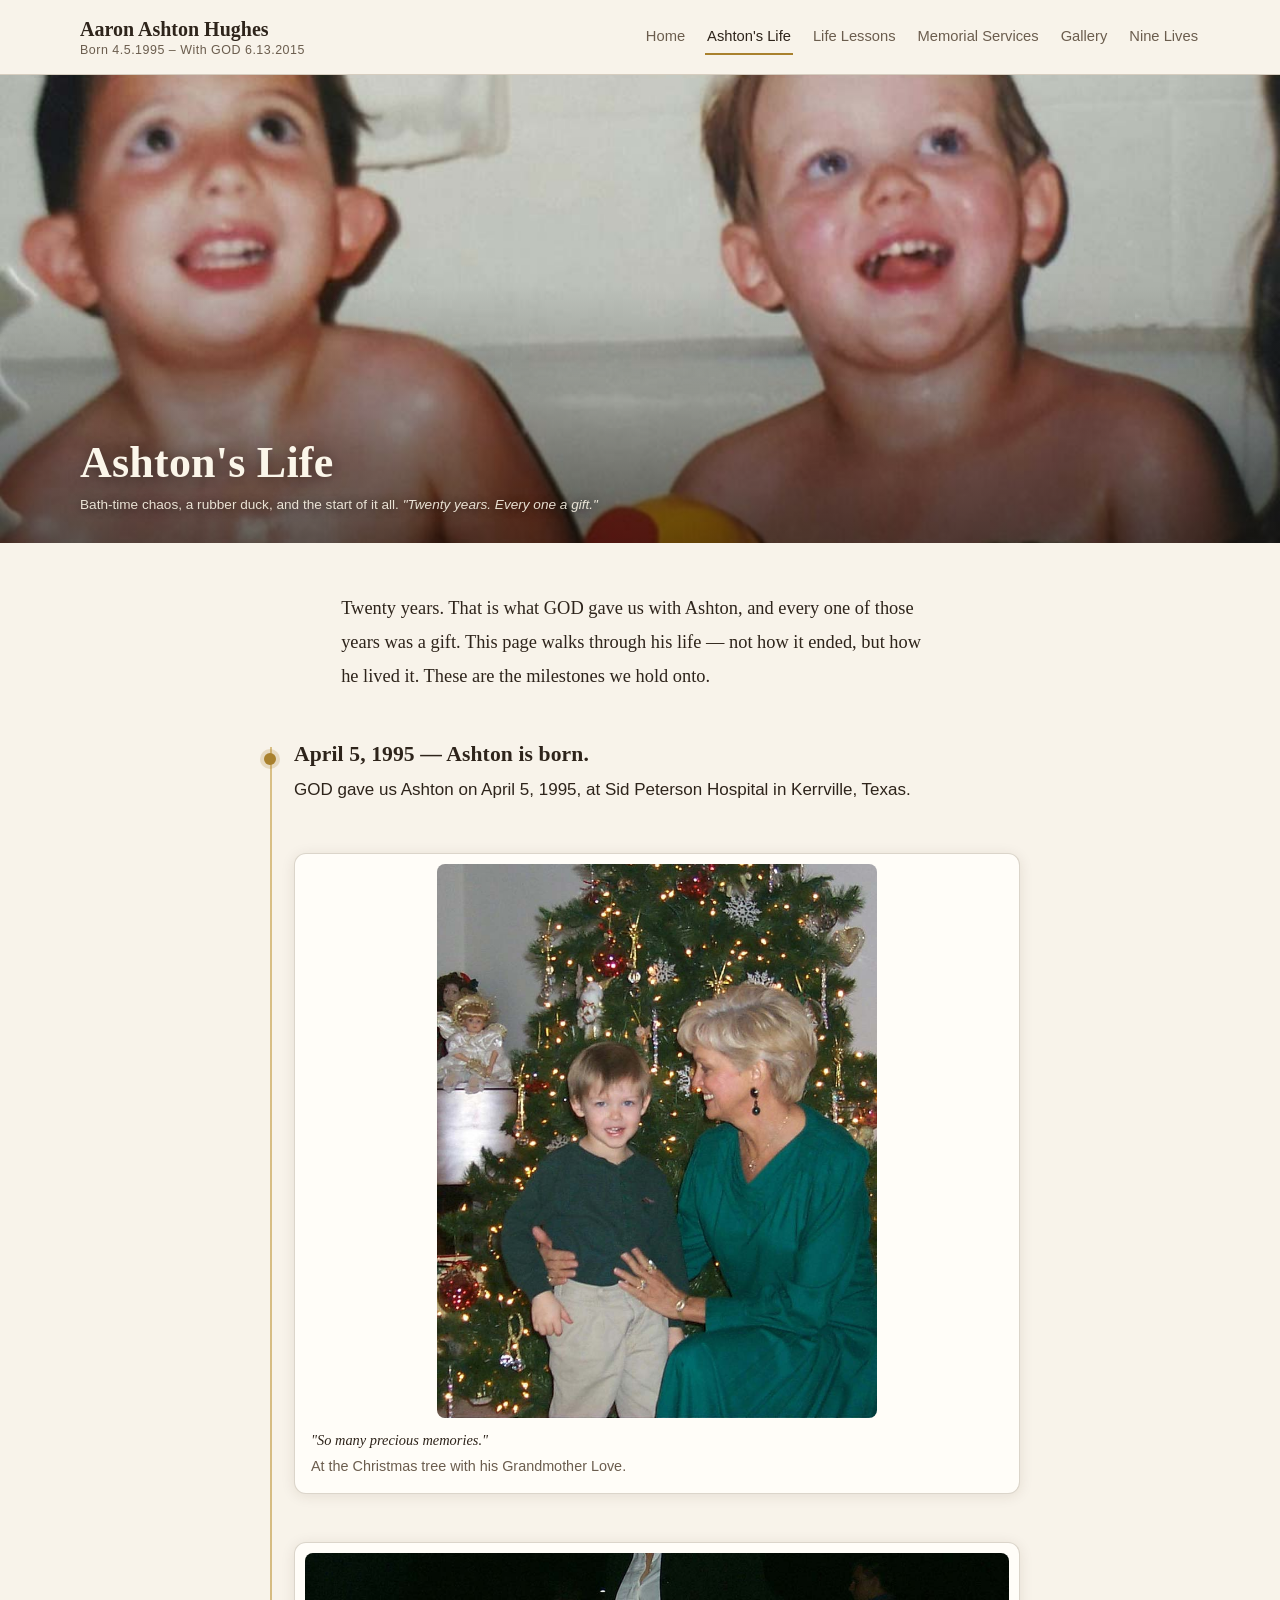
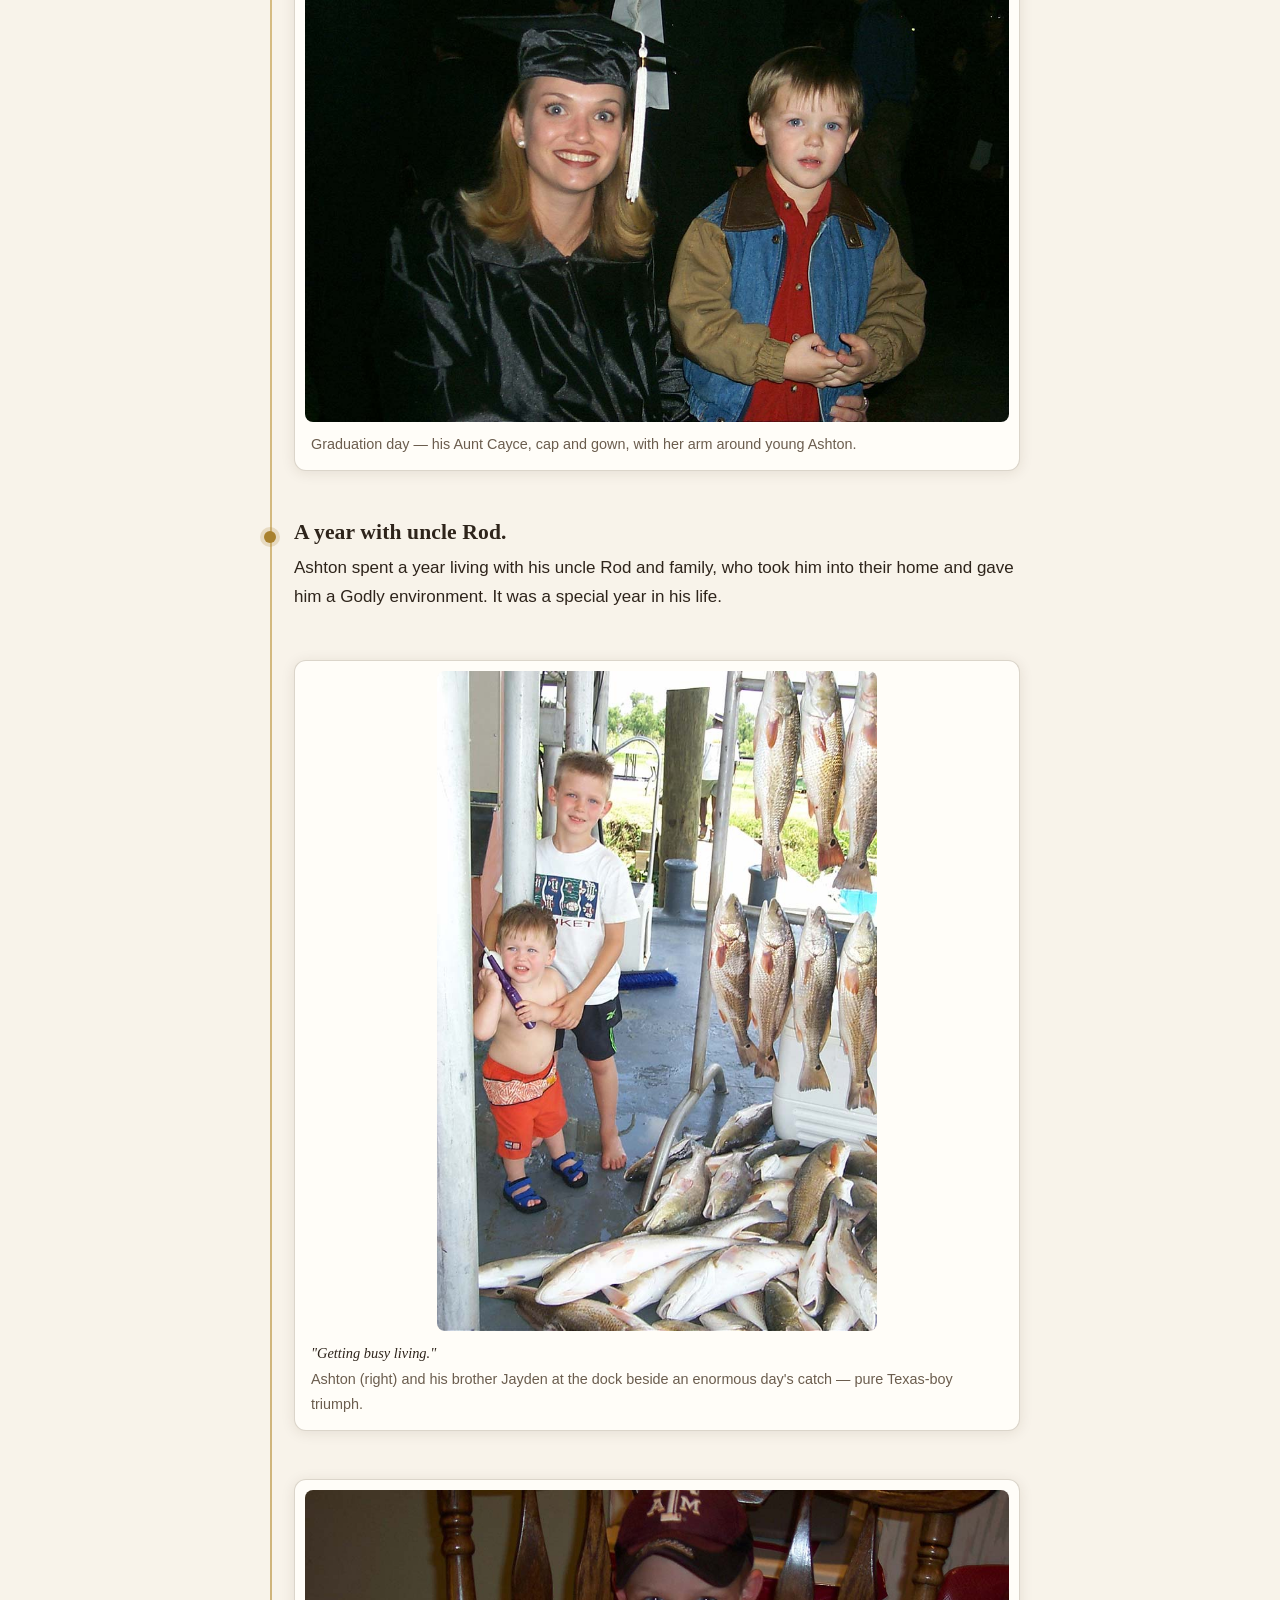
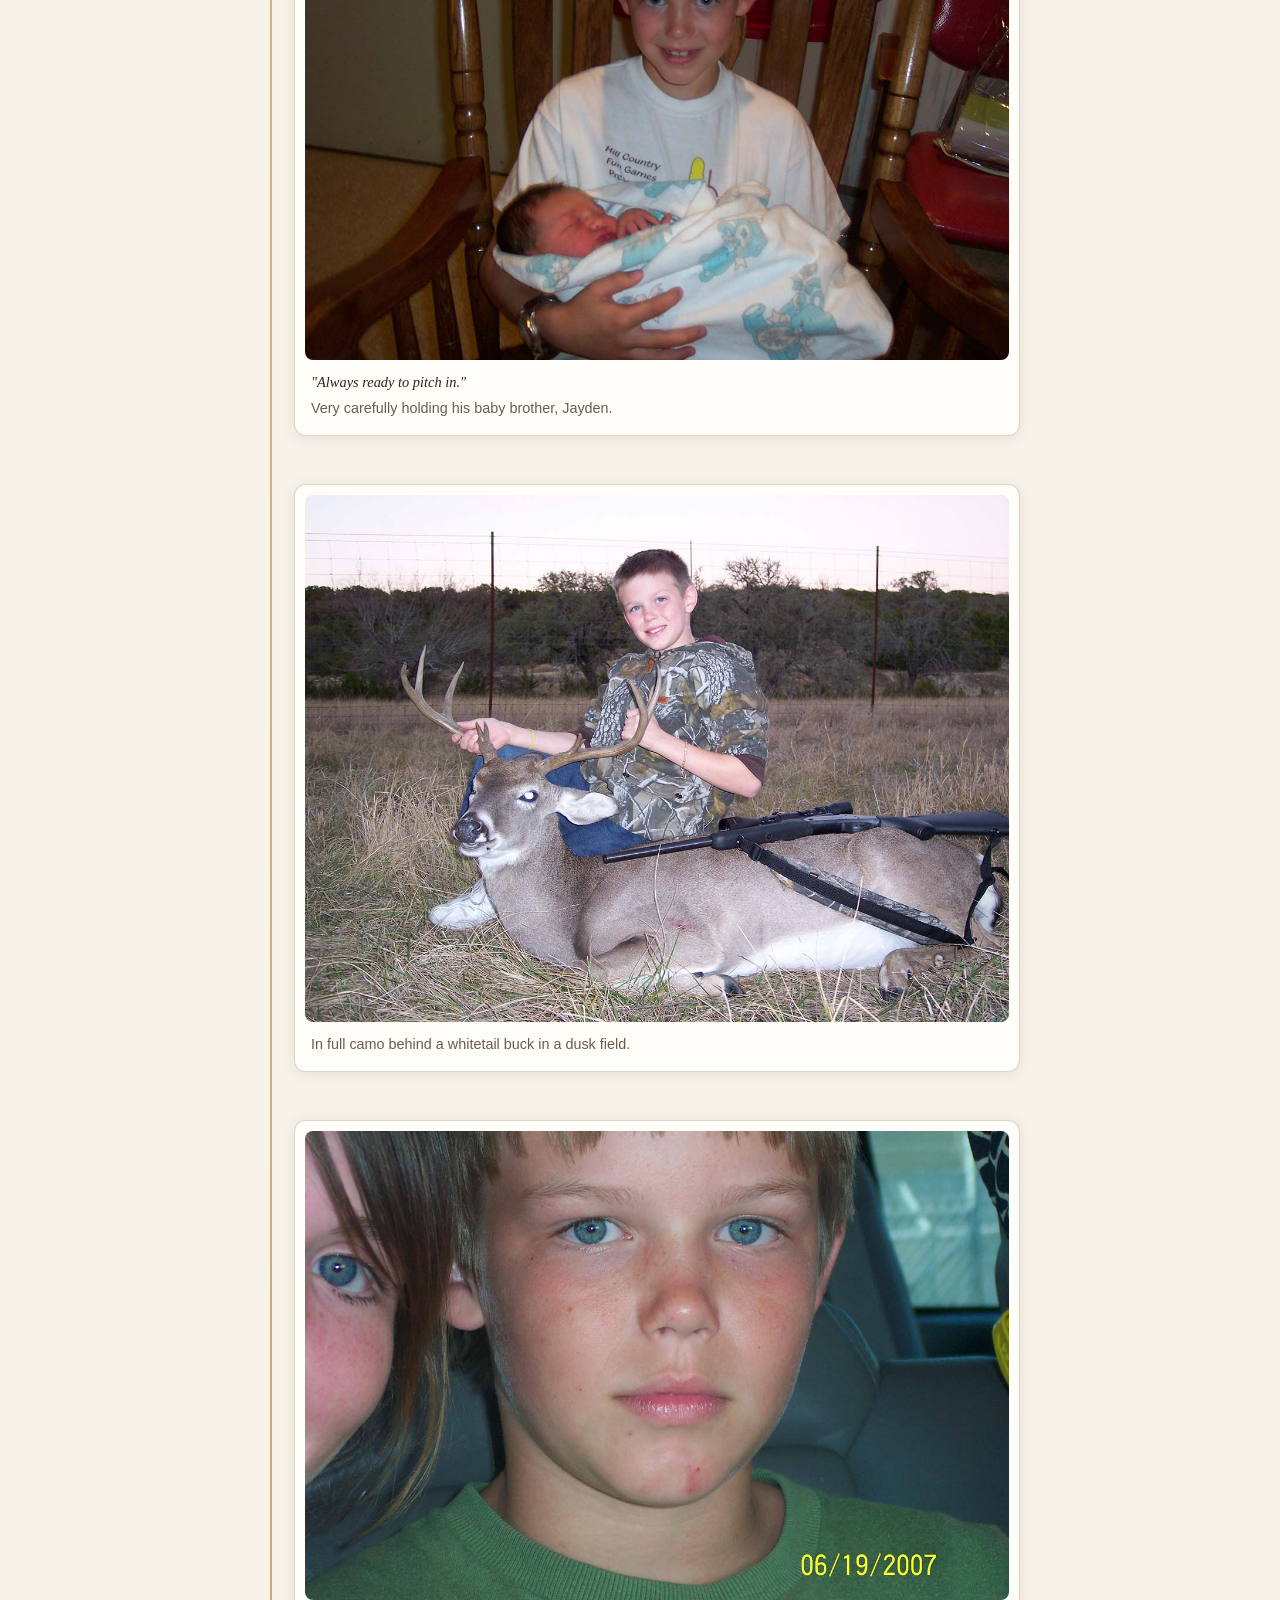
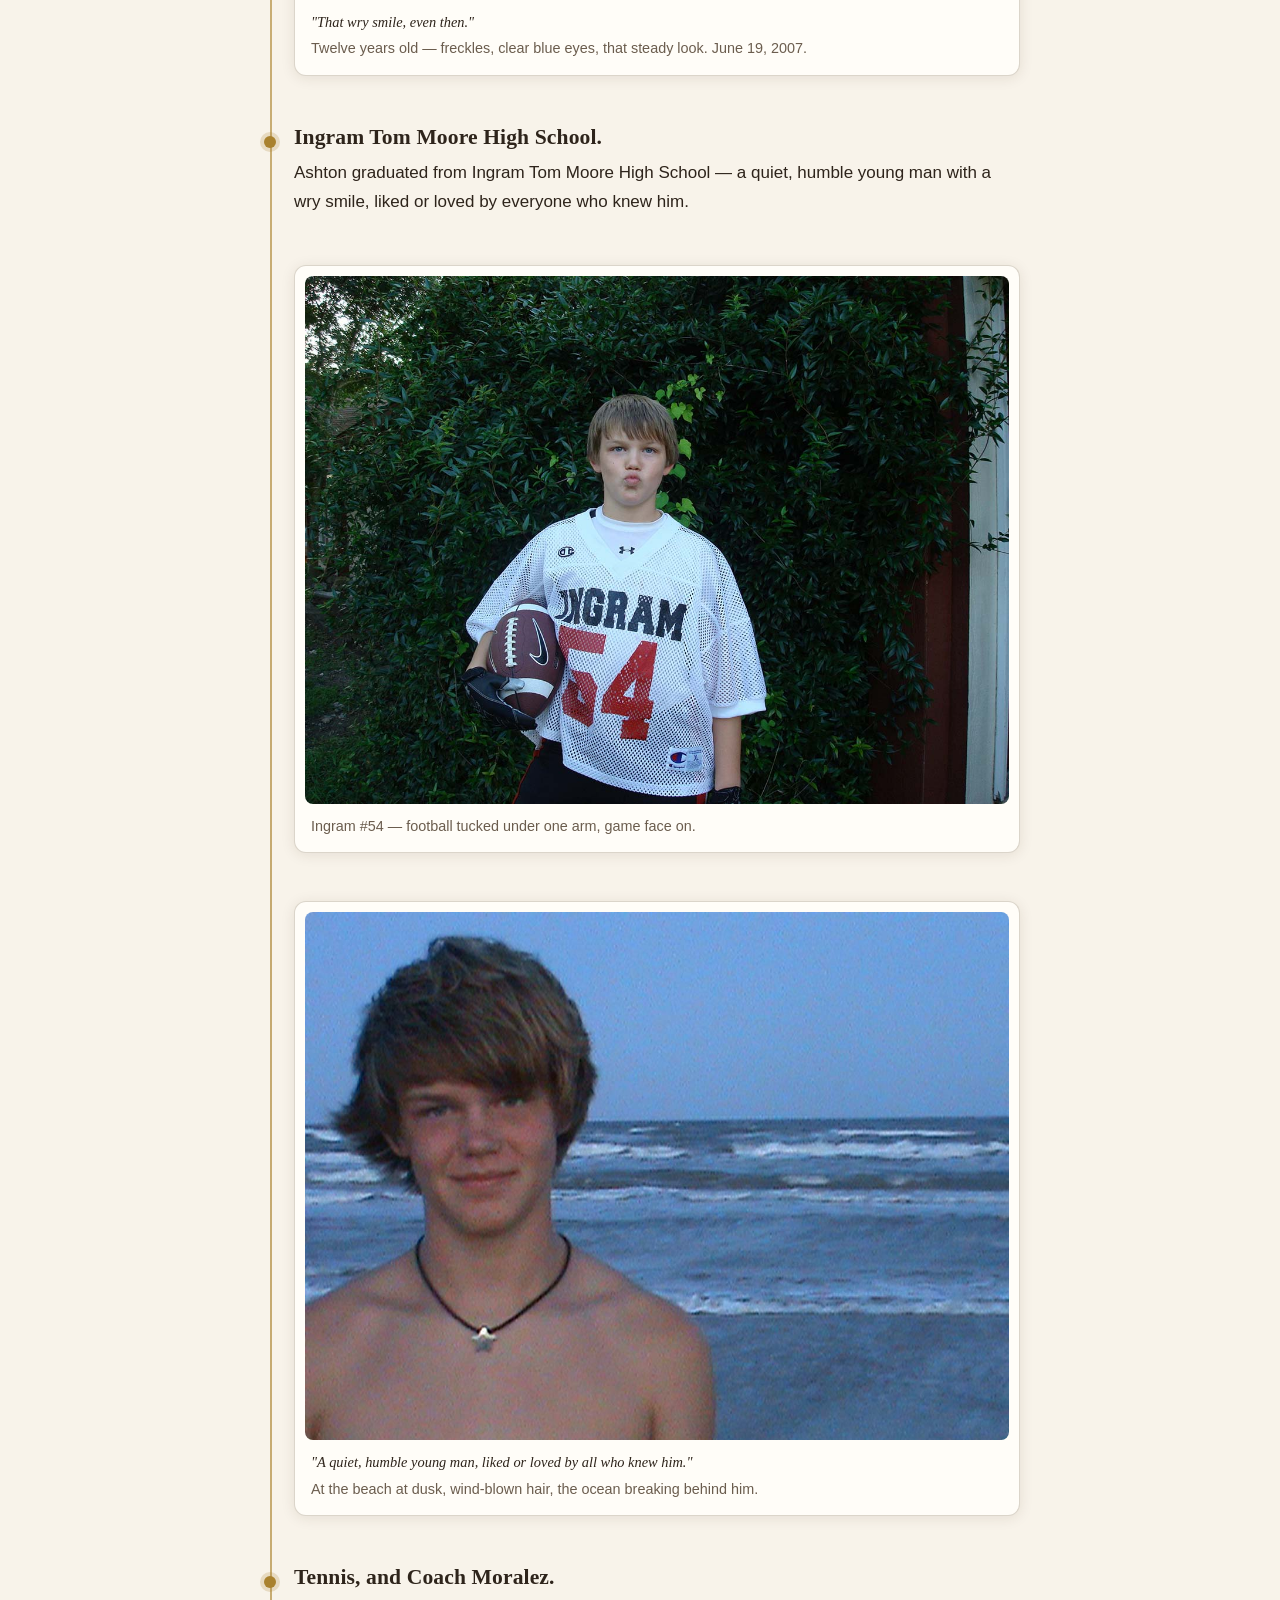
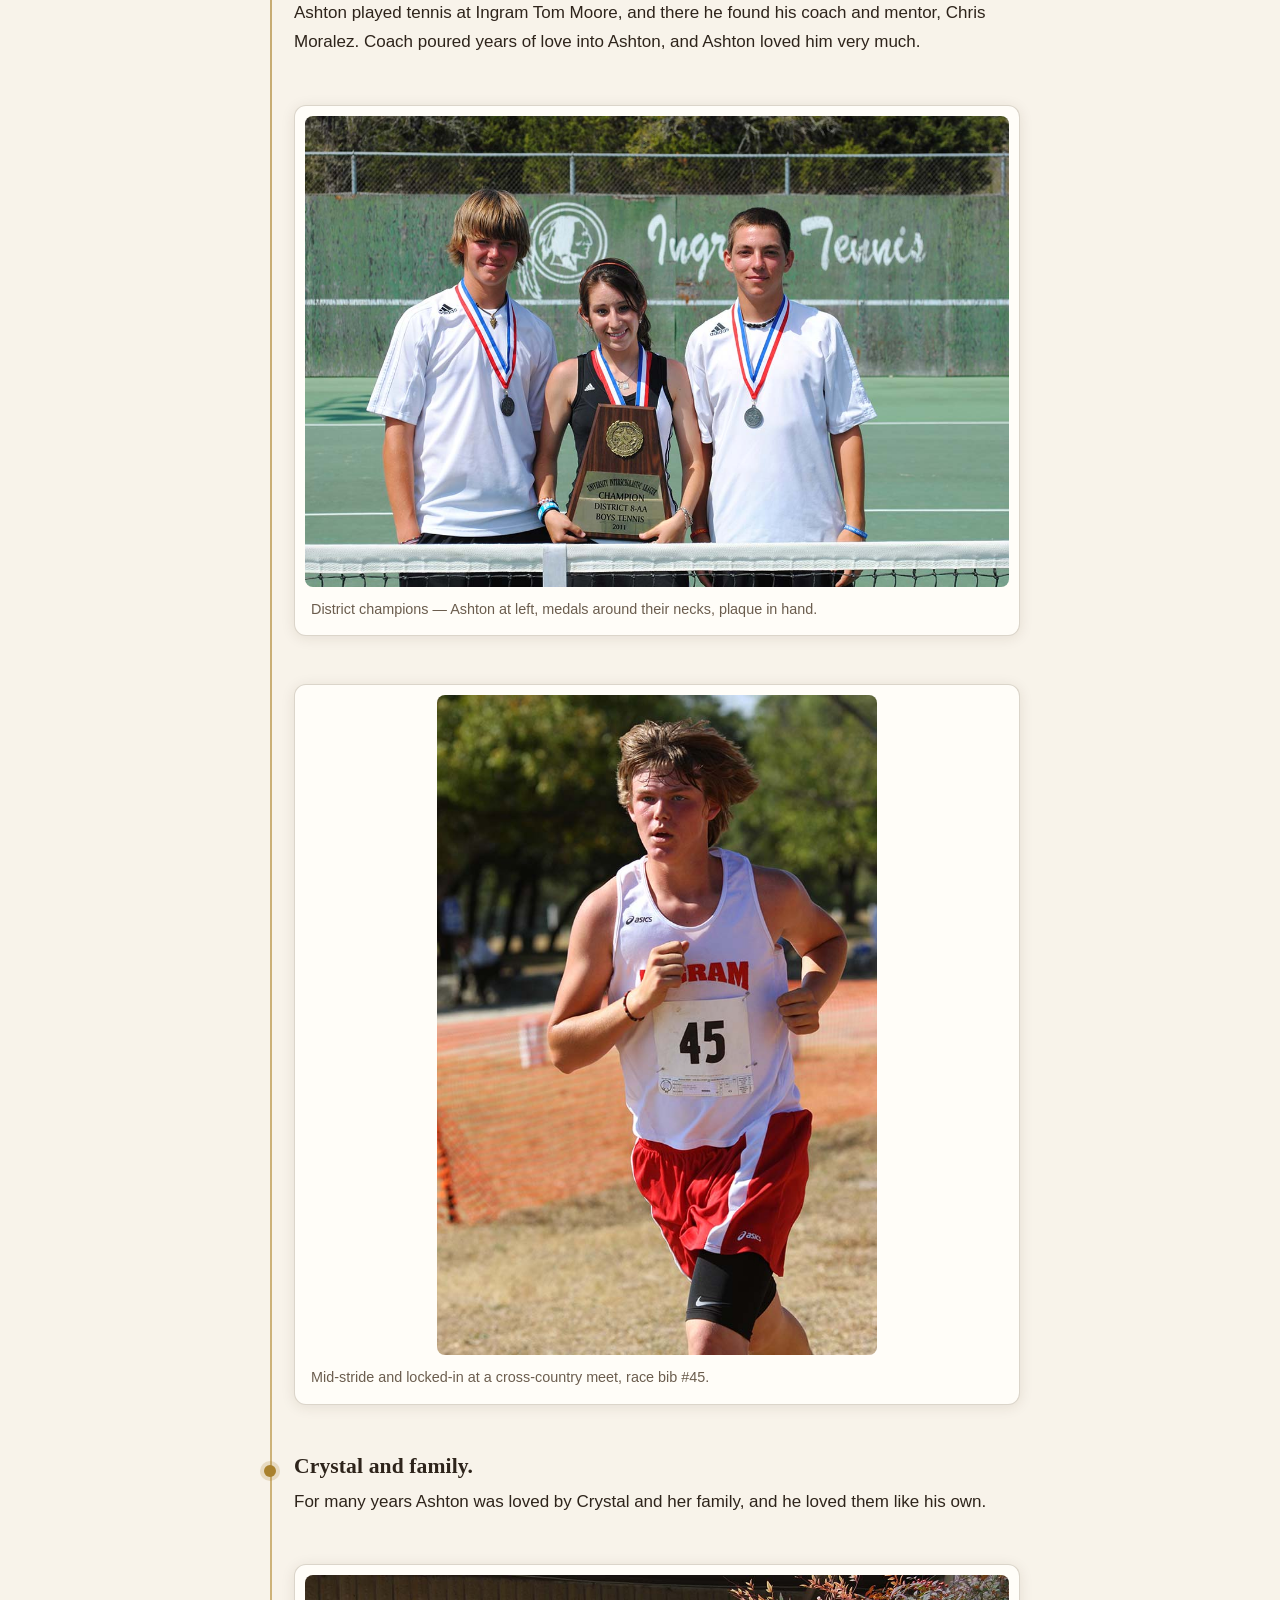
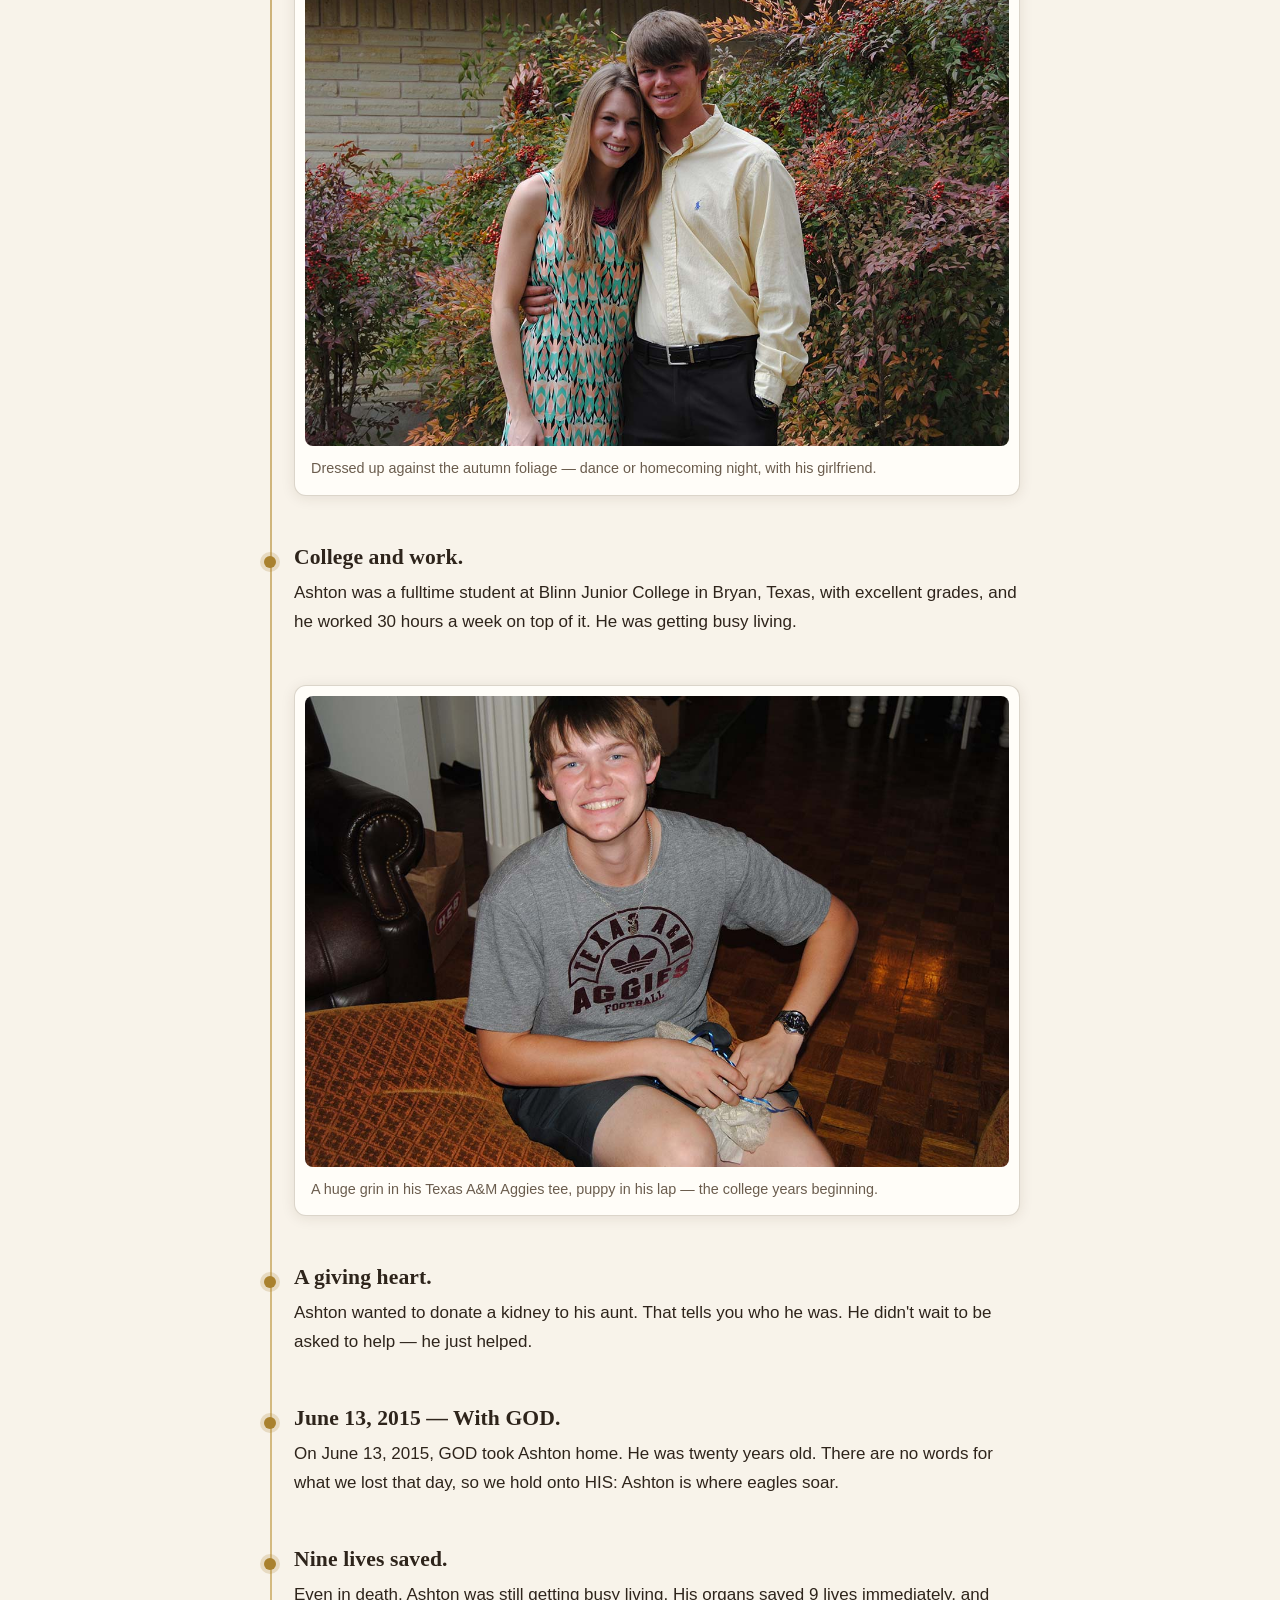
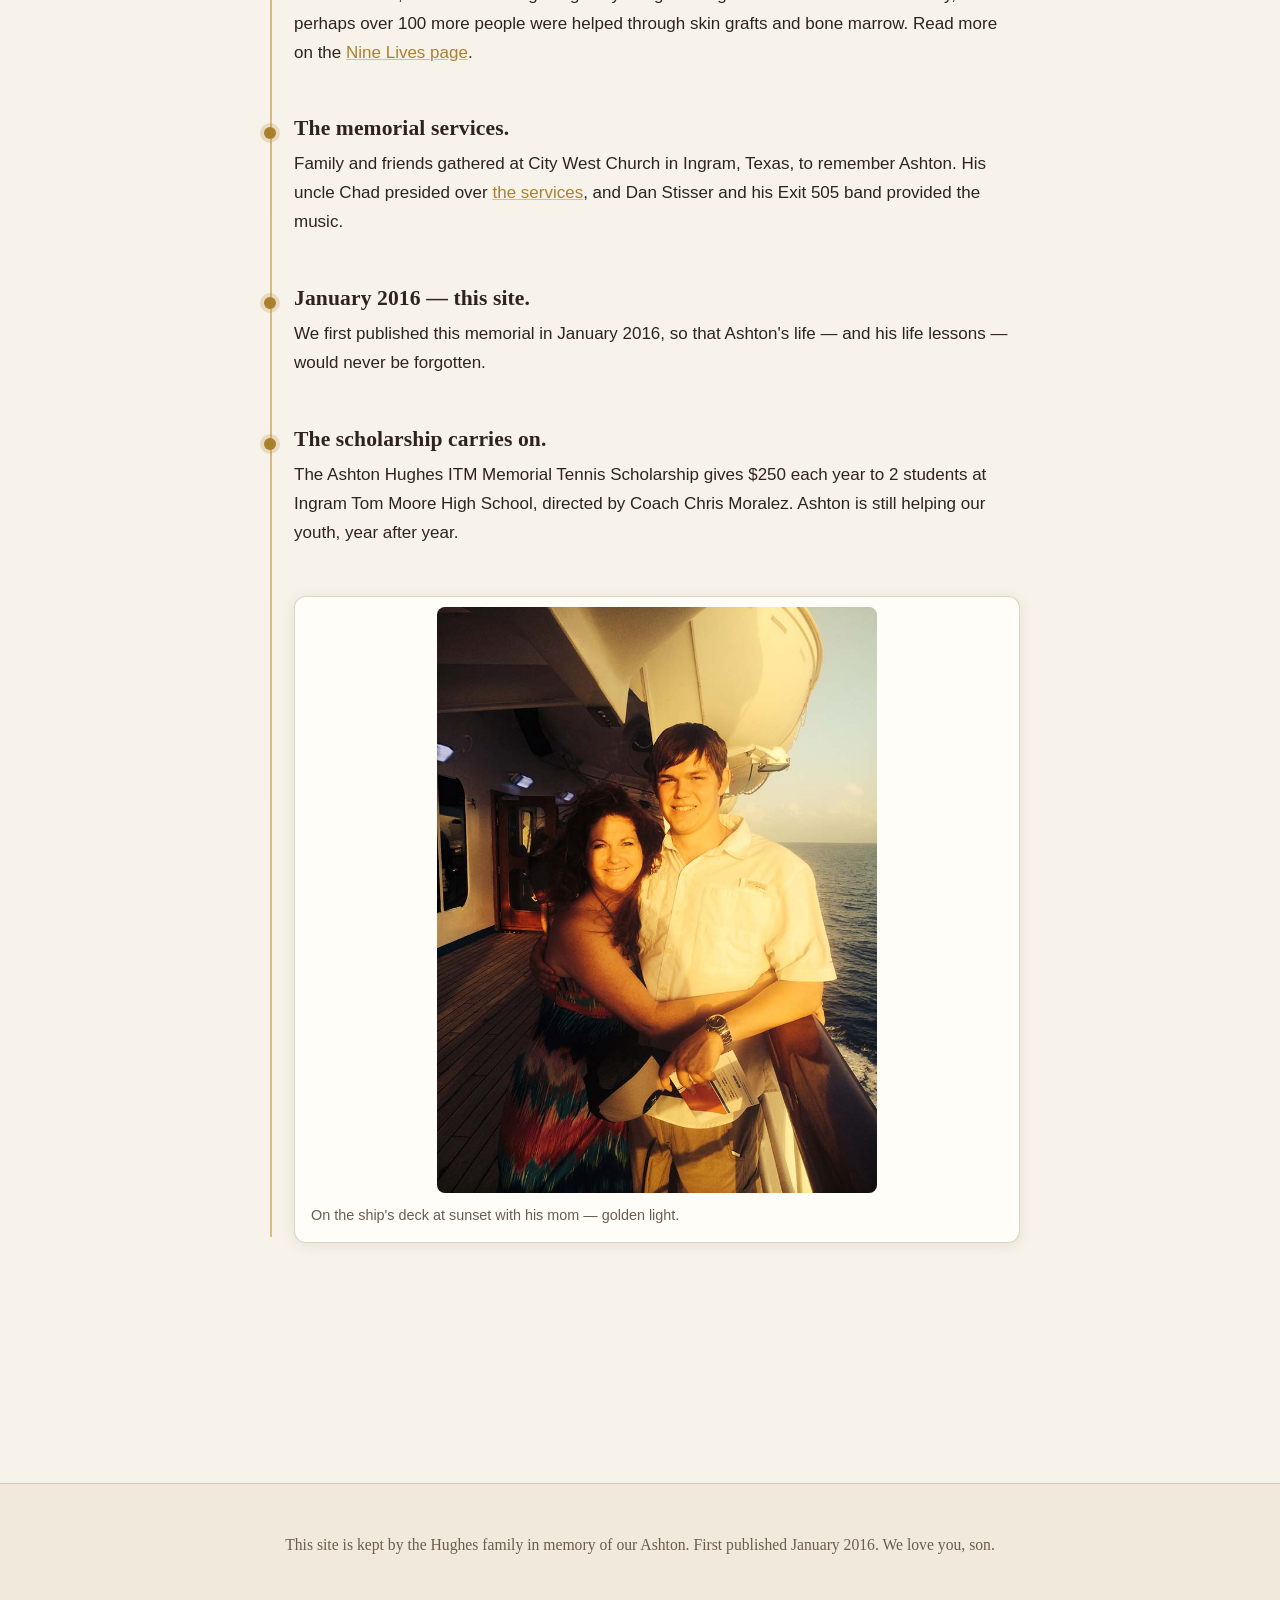
<file: timeline.html>
<!DOCTYPE html>
<html lang="en">
<head>
<meta charset="utf-8">
<meta name="viewport" content="width=device-width, initial-scale=1">
<title>Ashton's Life | Aaron Ashton Hughes · 4.5.1995 – With GOD 6.13.2015</title>
<meta name="description" content="In loving memory of Aaron Ashton Hughes (1995–2015). His life, his life lessons, and the nine lives his gift saved.">
<link rel="stylesheet" href="styles.css">
</head>
<body>

<header class="site-header">
  <div class="bar">
    <div class="brand">
      <a class="brand-name" href="index.html">Aaron Ashton Hughes</a>
      <span class="brand-dates">Born 4.5.1995 – With GOD 6.13.2015</span>
    </div>
    <button class="nav-toggle" aria-expanded="false" aria-controls="site-nav">Menu</button>
    <nav id="site-nav" class="site-nav" aria-label="Site">
      <a href="index.html">Home</a>
      <a href="timeline.html" aria-current="page">Ashton's Life</a>
      <a href="life-lessons.html">Life Lessons</a>
      <a href="services.html">Memorial Services</a>
      <a href="gallery.html">Gallery</a>
      <a href="nine-lives.html">Nine Lives</a>
    </nav>
  </div>
</header>

<main>

  <!-- Page lead — photos/A_158.jpg per Pixel's plan: timeline pick #1, "the natural
       first frame of a life told in order; it doubles as timeline entry 1". -->
  <figure class="lead-figure">
    <img src="assets/photos/A_158.jpg"
         alt="Ashton (right) laughing in the bathtub with a rubber duck on the ledge"
         fetchpriority="high">
    <div class="lead-shade" aria-hidden="true"></div>
    <figcaption>
      <h1>Ashton's Life</h1>
      <span class="lead-sub">Bath-time chaos, a rubber duck, and the start of it all. <em>"Twenty years. Every one a gift."</em></span>
    </figcaption>
  </figure>
  <p class="measure" style="margin-top: var(--sp-xs); font-size: 0.85rem; color: var(--ink-soft);">
  </p>

  <!-- Quill's intro and timeline copy — new, pending David's review per quill-new-copy.md. -->
  <section class="measure passage" style="margin-top: var(--sp-lg);">
    <p>Twenty years. That is what GOD gave us with Ashton, and every one of those years was a gift. This page walks through his life — not how it ended, but how he lived it. These are the milestones we hold onto.</p>
  </section>

  <ol class="timeline">

    <li class="tl-item tl-milestone reveal">
      <h2>April 5, 1995 — Ashton is born.</h2>
      <p>GOD gave us Ashton on April 5, 1995, at Sid Peterson Hospital in Kerrville, Texas.</p>
    </li>

    <li class="tl-item tl-photo portrait reveal">
      <figure>
        <img src="assets/photos/A_177.jpg" loading="lazy"
             alt="Ashton as a small boy in a green sweater and khakis, standing at the Christmas tree with his Grandmother Love in festive green">
        <figcaption>
          <span class="cap-fragment">"So many precious memories."</span>
          At the Christmas tree with his Grandmother Love.
        </figcaption>
      </figure>
    </li>

    <li class="tl-item tl-photo reveal">
      <figure>
        <img src="assets/photos/A_149.jpg" loading="lazy"
             alt="Ashton's Aunt Cayce in graduation cap and gown with her arm around young Ashton in a red shirt and denim vest">
        <figcaption>
          Graduation day — his Aunt Cayce, cap and gown, with her arm around young Ashton.
        </figcaption>
      </figure>
    </li>

    <li class="tl-item tl-milestone reveal">
      <h2>A year with uncle Rod.</h2>
      <p>Ashton spent a year living with his uncle Rod and family, who took him into their home and gave him a Godly environment. It was a special year in his life.</p>
    </li>

    <li class="tl-item tl-photo portrait reveal">
      <figure>
        <img src="assets/photos/A_178.jpg" loading="lazy"
             alt="Ashton (right) and his brother Jayden at a dock beside an enormous day's catch of fish hung on the board and piled below">
        <figcaption>
          <span class="cap-fragment">"Getting busy living."</span>
          Ashton (right) and his brother Jayden at the dock beside an enormous day's catch — pure Texas-boy triumph.
        </figcaption>
      </figure>
    </li>

    <li class="tl-item tl-photo reveal">
      <figure>
        <img src="assets/photos/A_20.jpg" loading="lazy"
             alt="Ashton in a Texas A&amp;M cap at the kitchen table, very carefully holding his newborn baby brother Jayden">
        <figcaption>
          <span class="cap-fragment">"Always ready to pitch in."</span>
          Very carefully holding his baby brother, Jayden.
        </figcaption>
      </figure>
    </li>

    <li class="tl-item tl-photo reveal">
      <figure>
        <img src="assets/photos/A_08.jpg" loading="lazy"
             alt="Ashton in full camo kneeling behind a whitetail buck in a dusk field, rifle across the deer">
        <figcaption>
          In full camo behind a whitetail buck in a dusk field.
        </figcaption>
      </figure>
    </li>

    <li class="tl-item tl-photo reveal">
      <figure>
        <img src="assets/photos/A_27.jpg" loading="lazy"
             alt="Window-light close-up of Ashton in the back seat of the car — freckles, clear blue eyes — date-stamped 06/19/2007">
        <figcaption>
          <span class="cap-fragment">"That wry smile, even then."</span>
          Twelve years old — freckles, clear blue eyes, that steady look. June 19, 2007.
        </figcaption>
      </figure>
    </li>

    <li class="tl-item tl-milestone reveal">
      <h2>Ingram Tom Moore High School.</h2>
      <p>Ashton graduated from Ingram Tom Moore High School — a quiet, humble young man with a wry smile, liked or loved by everyone who knew him.</p>
    </li>

    <li class="tl-item tl-photo reveal">
      <figure>
        <img src="assets/photos/A_124.jpg" loading="lazy"
             alt="Ashton standing against the ivy in a white Ingram number 54 football jersey, football tucked under one arm">
        <figcaption>
          Ingram #54 — football tucked under one arm, game face on.
        </figcaption>
      </figure>
    </li>

    <li class="tl-item tl-photo reveal">
      <figure>
        <img src="assets/photos/A_119.jpg" loading="lazy"
             alt="Ashton at the beach at dusk, star pendant on a black cord, ocean breaking behind him">
        <figcaption>
          <span class="cap-fragment">"A quiet, humble young man, liked or loved by all who knew him."</span>
          At the beach at dusk, wind-blown hair, the ocean breaking behind him.
        </figcaption>
      </figure>
    </li>

    <li class="tl-item tl-milestone reveal">
      <h2>Tennis, and Coach Moralez.</h2>
      <p>Ashton played tennis at Ingram Tom Moore, and there he found his coach and mentor, Chris Moralez. Coach poured years of love into Ashton, and Ashton loved him very much.</p>
    </li>

    <li class="tl-item tl-photo reveal">
      <figure>
        <img src="assets/photos/A_117.jpg" loading="lazy"
             alt="Ashton (left) at the Ingram tennis courts with two teammates, medals around their necks, holding the district champions plaque">
        <figcaption>
          District champions — Ashton at left, medals around their necks, plaque in hand.
        </figcaption>
      </figure>
    </li>

    <li class="tl-item tl-photo portrait reveal">
      <figure>
        <img src="assets/photos/A_176.jpg" loading="lazy"
             alt="Ashton mid-stride at a cross-country meet in the red-and-white Ingram singlet, race bib number 45">
        <figcaption>
          Mid-stride and locked-in at a cross-country meet, race bib #45.
        </figcaption>
      </figure>
    </li>

    <li class="tl-item tl-milestone reveal">
      <h2>Crystal and family.</h2>
      <p>For many years Ashton was loved by Crystal and her family, and he loved them like his own.</p>
    </li>

    <li class="tl-item tl-photo reveal">
      <figure>
        <img src="assets/photos/A_69.jpg" loading="lazy"
             alt="Ashton dressed up in a pale yellow button-down with his girlfriend against autumn foliage — dance or homecoming night">
        <figcaption>
          Dressed up against the autumn foliage — dance or homecoming night, with his girlfriend.
        </figcaption>
      </figure>
    </li>

    <li class="tl-item tl-milestone reveal">
      <h2>College and work.</h2>
      <p>Ashton was a fulltime student at Blinn Junior College in Bryan, Texas, with excellent grades, and he worked 30 hours a week on top of it. He was getting busy living.</p>
    </li>

    <li class="tl-item tl-photo reveal">
      <figure>
        <img src="assets/photos/A_80.jpg" loading="lazy"
             alt="Ashton with a huge grin in his Texas A&amp;M Aggies tee, a small puppy in his lap">
        <figcaption>
          A huge grin in his Texas A&amp;M Aggies tee, puppy in his lap — the college years beginning.
        </figcaption>
      </figure>
    </li>

    <li class="tl-item tl-milestone reveal">
      <h2>A giving heart.</h2>
      <p>Ashton wanted to donate a kidney to his aunt. That tells you who he was. He didn't wait to be asked to help — he just helped.</p>
    </li>

    <li class="tl-item tl-milestone reveal">
      <h2>June 13, 2015 — With GOD.</h2>
      <p>On June 13, 2015, GOD took Ashton home. He was twenty years old. There are no words for what we lost that day, so we hold onto HIS: Ashton is where eagles soar.</p>
    </li>

    <li class="tl-item tl-milestone reveal">
      <h2>Nine lives saved.</h2>
      <p>Even in death, Ashton was still getting busy living. His organs saved 9 lives immediately, and perhaps over 100 more people were helped through skin grafts and bone marrow. Read more on the <a href="nine-lives.html">Nine Lives page</a>.</p>
    </li>

    <li class="tl-item tl-milestone reveal">
      <h2>The memorial services.</h2>
      <p>Family and friends gathered at City West Church in Ingram, Texas, to remember Ashton. His uncle Chad presided over <a href="services.html">the services</a>, and Dan Stisser and his Exit 505 band provided the music.</p>
    </li>

    <li class="tl-item tl-milestone reveal">
      <h2>January 2016 — this site.</h2>
      <p>We first published this memorial in January 2016, so that Ashton's life — and his life lessons — would never be forgotten.</p>
    </li>

    <li class="tl-item tl-milestone reveal">
      <h2>The scholarship carries on.</h2>
      <p>The Ashton Hughes ITM Memorial Tennis Scholarship gives $250 each year to 2 students at Ingram Tom Moore High School, directed by Coach Chris Moralez. Ashton is still helping our youth, year after year.</p>
    </li>

    <!-- Timeline closer — A_175 per David, 2026-08-08. -->
    <li class="tl-item tl-photo portrait reveal">
      <figure>
        <img src="assets/photos/A_175.jpg" loading="lazy"
             alt="Ashton on a ship's deck at sunset with his mom, golden light">
        <figcaption>
          On the ship's deck at sunset with his mom — golden light.
        </figcaption>
      </figure>
    </li>

  </ol>

</main>

<footer class="site-footer">
  <p>This site is kept by the Hughes family in memory of our Ashton. First published January 2016. We love you, son.</p>
</footer>

<script src="site.js"></script>
<!-- Private view counter (GoatCounter, cookie-free). Dashboard is behind David's login. -->
<script data-goatcounter="https://ashtonhughes.goatcounter.com/count" async src="https://gc.zgo.at/count.js"></script>
</body>
</html>
</file>
<file: styles.css>
/* =========================================================
   ashtonhughes.com — memorial site stylesheet
   Design system: project-specific (warm & photographic).
   Deliberately NOT the Broken Arrow Group / GL-003 brand —
   per David's direction this personal site carries its own
   warm, honest, photo-first identity.
   ========================================================= */

:root {
  color-scheme: light dark;

  /* palette — warm cream / deep warm brown / muted amber-gold */
  --bg: #f8f3ea;
  --bg-soft: #f1e9db;
  --surface: #fffdf8;
  --ink: #2e241b;
  --ink-soft: #6b5d4e;
  --accent: #a9812e;
  --accent-soft: #c8a34f;
  --rule: rgba(90, 70, 40, 0.22);
  --chip-bg: #f6e7c3;
  --chip-ink: #6b4e0a;
  --chip-border: #d9b45c;
  --shadow: 0 2px 14px rgba(60, 42, 20, 0.10);

  /* type — system stacks only, no webfonts */
  --serif: "Iowan Old Style", "Palatino Linotype", Palatino, Georgia, "Times New Roman", serif;
  --sans: -apple-system, BlinkMacSystemFont, "Segoe UI", "Helvetica Neue", Arial, sans-serif;

  /* spacing */
  --sp-xs: 8px;
  --sp-sm: 16px;
  --sp-md: 24px;
  --sp-lg: 48px;
  --sp-xl: 64px;
  --sp-2xl: 96px;
}

@media (prefers-color-scheme: dark) {
  :root {
    /* keep it warm: deep brown, never pure black */
    --bg: #221a12;
    --bg-soft: #2a2117;
    --surface: #2d241a;
    --ink: #ece2d0;
    --ink-soft: #b5a48c;
    --accent: #cfa758;
    --accent-soft: #b58e3f;
    --rule: rgba(232, 210, 170, 0.22);
    --chip-bg: #3e321a;
    --chip-ink: #ecd9a4;
    --chip-border: #8a6f31;
    --shadow: 0 2px 14px rgba(0, 0, 0, 0.35);
  }
}

* { box-sizing: border-box; }

html { scroll-behavior: smooth; }
@media (prefers-reduced-motion: reduce) {
  html { scroll-behavior: auto; }
}

body {
  margin: 0;
  background: var(--bg);
  color: var(--ink);
  font-family: var(--sans);
  font-size: 1.0625rem;
  line-height: 1.7;
  -webkit-font-smoothing: antialiased;
}

img, video { max-width: 100%; height: auto; display: block; }

a { color: var(--accent); text-decoration-color: color-mix(in srgb, var(--accent) 45%, transparent); }
a:hover { text-decoration-color: var(--accent); }

h1, h2, h3, .serif {
  font-family: var(--serif);
  font-weight: 600;
  line-height: 1.25;
  color: var(--ink);
  letter-spacing: 0.005em;
}

h1 { font-size: clamp(1.9rem, 4.5vw, 2.75rem); margin: 0 0 var(--sp-md); }
h2 { font-size: clamp(1.4rem, 3vw, 1.9rem); margin: var(--sp-lg) 0 var(--sp-sm); }
h3 { font-size: 1.2rem; margin: var(--sp-md) 0 var(--sp-xs); }

/* ---------- layout containers ---------- */

.wrap { width: min(1120px, 92vw); margin: 0 auto; }
.measure { width: min(65ch, 92vw); margin-inline: auto; }

main { padding-bottom: var(--sp-2xl); }
section + section { margin-top: var(--sp-xl); }

hr.gold-rule {
  border: 0;
  height: 1px;
  background: linear-gradient(90deg, transparent, var(--accent-soft), transparent);
  margin: var(--sp-xl) auto;
  width: min(320px, 60%);
}

/* ---------- header / nav ---------- */

.site-header {
  width: 100%;
  padding: var(--sp-sm) 0;
  border-bottom: 1px solid var(--rule);
  background: var(--bg);
}

.site-header .bar {
  width: min(1120px, 94vw);
  margin: 0 auto;
  display: flex;
  align-items: center;
  justify-content: space-between;
  gap: var(--sp-sm);
  flex-wrap: wrap;
}

.brand { display: flex; flex-direction: column; line-height: 1.3; }
.brand-name {
  font-family: var(--serif);
  font-size: 1.25rem;
  font-weight: 600;
  color: var(--ink);
  text-decoration: none;
}
.brand-dates {
  font-size: 0.78rem;
  color: var(--ink-soft);
  letter-spacing: 0.04em;
}

.nav-toggle {
  display: none;
  font: inherit;
  font-size: 0.95rem;
  padding: 6px 14px;
  border: 1px solid var(--rule);
  border-radius: 8px;
  background: var(--surface);
  color: var(--ink);
  cursor: pointer;
}

.site-nav { display: flex; gap: 4px 18px; flex-wrap: wrap; align-items: center; }
.site-nav a {
  font-size: 0.92rem;
  color: var(--ink-soft);
  text-decoration: none;
  padding: 4px 2px;
  border-bottom: 2px solid transparent;
}
.site-nav a:hover { color: var(--ink); }
.site-nav a[aria-current="page"] {
  color: var(--ink);
  border-bottom-color: var(--accent);
}

/* transparent header floated over the homepage hero */
body.home .site-header {
  position: absolute;
  top: 0; left: 0; right: 0;
  z-index: 20;
  background: linear-gradient(rgba(20, 15, 10, 0.45), transparent);
  border-bottom: 0;
}
body.home .brand-name,
body.home .site-nav a { color: #f6efe2; }
body.home .brand-dates { color: rgba(246, 239, 226, 0.85); }
body.home .site-nav a[aria-current="page"] { border-bottom-color: #e5c46f; }
body.home .nav-toggle { background: rgba(30, 22, 14, 0.5); color: #f6efe2; border-color: rgba(246,239,226,0.4); }

@media (max-width: 800px) {
  .nav-toggle { display: inline-block; }
  .site-nav {
    display: none;
    width: 100%;
    flex-direction: column;
    align-items: flex-start;
    gap: 2px;
    padding: var(--sp-xs) 0;
  }
  .site-header.nav-open .site-nav { display: flex; }
  body.home .site-header.nav-open { background: rgba(24, 18, 12, 0.92); }
  .site-nav a { font-size: 1.02rem; padding: 8px 2px; width: 100%; }
}

/* ---------- homepage hero ---------- */

.hero {
  position: relative;
  min-height: 100svh;
  min-height: 100vh;
  overflow: hidden;
  display: flex;
  align-items: flex-end;
}
.hero-img {
  position: absolute;
  inset: 0;
  width: 100%;
  height: 100%;
  object-fit: cover;
  object-position: 50% 30%; /* per Pixel's plan: eyes hold the upper third */
}
.hero-shade {
  position: absolute;
  inset: 0;
  background: linear-gradient(
    to bottom,
    transparent 0%,
    transparent 58%,
    rgba(20, 15, 10, 0.60) 100%
  ); /* warm bottom gradient per Pixel's plan */
}
.hero-title {
  position: relative;
  z-index: 5;
  width: min(1120px, 92vw);
  margin: 0 auto;
  padding-bottom: clamp(48px, 9vh, 110px);
  color: #f9f3e6;
}
.hero-title h1 {
  color: #fbf6ea;
  font-size: clamp(2.2rem, 6vw, 4rem);
  margin: 0 0 6px;
  text-shadow: 0 2px 18px rgba(15, 10, 5, 0.55);
}
.hero-title p {
  font-family: var(--serif);
  font-size: clamp(1.05rem, 2.4vw, 1.4rem);
  margin: 0;
  color: rgba(250, 244, 230, 0.95);
  text-shadow: 0 1px 12px rgba(15, 10, 5, 0.55);
}

/* ---------- sub-page lead figure ---------- */

.lead-figure { position: relative; margin: 0; overflow: hidden; }
.lead-figure img {
  width: 100%;
  height: clamp(300px, 52vh, 560px);
  object-fit: cover;
}
.lead-figure .lead-shade {
  position: absolute;
  inset: 0;
  background: linear-gradient(to bottom, transparent 45%, rgba(20, 15, 10, 0.55) 100%);
}
.lead-figure figcaption {
  position: absolute;
  left: 0; right: 0; bottom: 0;
  z-index: 5;
  width: min(1120px, 92vw);
  margin: 0 auto;
  padding-bottom: var(--sp-md);
  color: #f9f3e6;
}
.lead-figure figcaption h1 {
  color: #fbf6ea;
  margin: 0;
  text-shadow: 0 2px 16px rgba(15, 10, 5, 0.55);
}
.lead-figure figcaption .lead-sub {
  font-size: 0.85rem;
  color: rgba(250, 244, 230, 0.9);
  text-shadow: 0 1px 8px rgba(15, 10, 5, 0.6);
}

.page-head { padding-top: var(--sp-lg); }

/* ---------- memorial passages ---------- */

.passage {
  font-family: var(--serif);
  font-size: 1.15rem;
  line-height: 1.85;
}
.passage p { margin: 0 0 1.35em; }

.dream-words {
  border-left: 3px solid var(--accent);
  padding: var(--sp-sm) var(--sp-md);
  background: var(--bg-soft);
  border-radius: 0 12px 12px 0;
  margin: var(--sp-md) 0;
}

.signature {
  font-family: var(--serif);
  font-size: 1.2rem;
  margin-top: var(--sp-lg);
}

.byline {
  color: var(--ink-soft);
  font-size: 0.95rem;
  margin-top: -8px;
  margin-bottom: var(--sp-md);
}

/* ---------- life lessons ---------- */

.lesson {
  position: relative;
  background: var(--surface);
  border: 1px solid var(--rule);
  border-radius: 12px;
  box-shadow: var(--shadow);
  padding: var(--sp-md) var(--sp-md) var(--sp-md) 84px;
  margin: var(--sp-md) 0;
}
.lesson .lesson-num {
  position: absolute;
  left: 22px;
  top: 18px;
  font-family: var(--serif);
  font-size: 2.6rem;
  font-weight: 700;
  color: var(--accent);
  line-height: 1;
}
.lesson p { margin: 0 0 1.1em; }
.lesson p:last-child { margin-bottom: 0; }
@media (max-width: 560px) {
  .lesson { padding: 60px var(--sp-sm) var(--sp-sm); }
  .lesson .lesson-num { top: 14px; left: 16px; font-size: 2.1rem; }
}

/* ---------- video embed (16:9, privacy-enhanced) ---------- */

.video-embed {
  aspect-ratio: 16 / 9;
  width: 100%;
  border: 0;
  border-radius: 12px;
  box-shadow: var(--shadow);
  background: #000;
}

/* ---------- services ---------- */

.services-lead {
  position: relative;
  overflow: hidden;
  padding: var(--sp-xl) 0;
  background: var(--bg-soft);
}
.services-lead .poster-backdrop {
  position: absolute;
  inset: -40px;
  background-size: cover;
  background-position: center;
  filter: blur(26px) brightness(0.7) saturate(0.9);
  transform: scale(1.15);
}
.services-lead .poster-card {
  position: relative;
  z-index: 5;
  margin: 0 auto;
  width: fit-content;
  background: var(--surface);
  padding: 10px;
  border-radius: 12px;
  box-shadow: 0 8px 30px rgba(15, 10, 5, 0.4);
}
.services-lead .poster-card img {
  border-radius: 8px;
  /* native clip resolution — displayed at natural size, never stretched */
  width: 352px;
  max-width: 82vw;
}
.services-lead .poster-card figcaption {
  font-size: 0.82rem;
  color: var(--ink-soft);
  padding: 8px 4px 2px;
  max-width: 352px;
}

.video-grid {
  display: grid;
  grid-template-columns: repeat(auto-fit, minmax(280px, 352px));
  justify-content: center;
  gap: var(--sp-md);
  margin-top: var(--sp-lg);
}
.video-card {
  background: var(--surface);
  border: 1px solid var(--rule);
  border-radius: 12px;
  box-shadow: var(--shadow);
  padding: var(--sp-sm);
}
.video-card h3 { margin: 0 0 10px; font-size: 1.05rem; }
.video-card video {
  width: 100%;
  max-width: 352px; /* posters are native clip resolution — never stretched */
  border-radius: 8px;
  background: #000;
}
.video-card .flag { margin-top: 8px; }

/* ---------- gallery ---------- */

.gallery-grid {
  columns: 4 240px;
  column-gap: 14px;
  margin-top: var(--sp-lg);
}
.gallery-grid a {
  display: block;
  margin-bottom: 14px;
  border-radius: 8px;
  overflow: hidden;
  break-inside: avoid;
  box-shadow: var(--shadow);
}
.gallery-grid img { width: 100%; border-radius: 8px; }

/* lightbox — vanilla, no libraries */
.lightbox {
  position: fixed;
  inset: 0;
  z-index: 100;
  display: none;
  align-items: center;
  justify-content: center;
  background: rgba(24, 18, 12, 0.93); /* warm near-black backdrop */
}
.lightbox.open { display: flex; }
.lightbox img {
  max-width: 92vw;
  max-height: 88vh;
  width: auto;
  height: auto;
  border-radius: 6px;
  box-shadow: 0 10px 40px rgba(0, 0, 0, 0.6);
}
.lightbox button {
  position: absolute;
  z-index: 105;
  background: rgba(46, 36, 27, 0.65);
  color: #f6efe2;
  border: 1px solid rgba(246, 239, 226, 0.35);
  border-radius: 8px;
  font-size: 1.5rem;
  line-height: 1;
  padding: 10px 16px;
  cursor: pointer;
}
.lightbox button:hover { background: rgba(46, 36, 27, 0.9); }
.lightbox .lb-close { top: 18px; right: 18px; }
.lightbox .lb-prev { left: 14px; top: 50%; transform: translateY(-50%); }
.lightbox .lb-next { right: 14px; top: 50%; transform: translateY(-50%); }
.lightbox .lb-count {
  position: absolute;
  bottom: 16px;
  left: 50%;
  transform: translateX(-50%);
  color: rgba(246, 239, 226, 0.85);
  font-size: 0.85rem;
  letter-spacing: 0.05em;
}

/* ---------- timeline ---------- */

.timeline {
  list-style: none;
  margin: var(--sp-lg) auto 0;
  padding: 0 0 0 34px;
  position: relative;
  width: min(760px, 92vw);
}
.timeline::before {
  /* the amber spine — a single straight vertical rule */
  content: "";
  position: absolute;
  left: 10px;
  top: 6px;
  bottom: 6px;
  width: 2px;
  background: linear-gradient(to bottom, var(--accent-soft), var(--accent), var(--accent-soft));
  opacity: 0.65;
}
.tl-item { position: relative; margin-bottom: var(--sp-lg); }
.tl-milestone::before {
  content: "";
  position: absolute;
  left: -30px;
  top: 12px;
  width: 12px;
  height: 12px;
  border-radius: 50%;
  background: var(--accent);
  box-shadow: 0 0 0 4px color-mix(in srgb, var(--accent) 22%, transparent);
}
.tl-milestone h2 { margin: 0 0 8px; font-size: 1.35rem; }
.tl-milestone p { margin: 0; }
.tl-photo figure {
  margin: 0;
  background: var(--surface);
  border: 1px solid var(--rule);
  border-radius: 12px;
  box-shadow: var(--shadow);
  padding: 10px;
}
.tl-photo img { border-radius: 8px; width: 100%; }
.tl-photo.portrait img { max-width: 440px; margin: 0 auto; } /* portrait frames never full-width */
.tl-photo figcaption {
  padding: 10px 6px 4px;
  font-size: 0.9rem;
  color: var(--ink-soft);
}
.tl-photo .cap-fragment {
  font-family: var(--serif);
  font-style: italic;
  color: var(--ink);
  display: block;
  margin-bottom: 2px;
}

/* ---------- scholarship ---------- */

.scholarship-photos {
  display: grid;
  grid-template-columns: minmax(240px, 360px) 1fr;
  gap: var(--sp-md);
  align-items: start;
  margin-top: var(--sp-lg);
}
.scholarship-photos figure {
  margin: 0;
  background: var(--surface);
  border: 1px solid var(--rule);
  border-radius: 12px;
  box-shadow: var(--shadow);
  padding: 10px;
}
.scholarship-photos img { border-radius: 8px; width: 100%; }
.scholarship-photos figcaption { font-size: 0.85rem; color: var(--ink-soft); padding: 8px 4px 2px; }
.scholarship-anchor { grid-row: span 2; max-width: 420px; } /* portrait anchor — never full-width */
@media (max-width: 720px) {
  .scholarship-photos { grid-template-columns: 1fr; }
  .scholarship-anchor { grid-row: auto; margin-inline: auto; }
}

/* ---------- buttons (nine lives donor links) ---------- */

.button-row { display: flex; gap: var(--sp-sm); flex-wrap: wrap; margin: var(--sp-md) 0; }
.btn {
  display: inline-block;
  font-family: var(--sans);
  font-size: 1rem;
  font-weight: 600;
  text-decoration: none;
  color: #fdf9f0;
  background: var(--accent);
  border-radius: 12px;
  padding: 14px 22px;
  box-shadow: var(--shadow);
}
.btn:hover { background: var(--accent-soft); }
.btn.secondary {
  background: transparent;
  color: var(--accent);
  border: 2px solid var(--accent);
}
.btn.secondary:hover { color: var(--ink); border-color: var(--accent-soft); }

/* ---------- [CONFIRM] review chips ---------- */

.confirm {
  display: inline-block;
  font-family: var(--sans);
  font-size: 0.78rem;
  font-style: normal;
  line-height: 1.4;
  color: var(--chip-ink);
  background: var(--chip-bg);
  border: 1px solid var(--chip-border);
  border-radius: 6px;
  padding: 1px 8px;
  vertical-align: baseline;
}
a.confirm { text-decoration: underline dotted; }

/* ---------- tribute wall (bethany/tributes) ---------- */

.tribute-form {
  background: var(--surface);
  border: 1px solid var(--rule);
  border-radius: 12px;
  box-shadow: var(--shadow);
  padding: var(--sp-md);
}
.tribute-form label {
  display: block;
  font-weight: 600;
  font-size: 0.95rem;
  margin: var(--sp-sm) 0 6px;
}
.tribute-form label:first-child { margin-top: 0; }
.tribute-form .optional { font-weight: 400; color: var(--ink-soft); }
.tribute-form input,
.tribute-form textarea {
  width: 100%;
  font: inherit;
  color: var(--ink);
  background: var(--bg);
  border: 1px solid var(--rule);
  border-radius: 8px;
  padding: 10px 12px;
}
.tribute-form textarea { resize: vertical; min-height: 140px; }
.tribute-form input:focus,
.tribute-form textarea:focus {
  outline: 2px solid var(--accent);
  outline-offset: 1px;
}
.tribute-form .btn { border: 0; cursor: pointer; }
.tribute-form .btn:disabled { opacity: 0.6; cursor: default; }
.tf-trap { position: absolute; left: -9999px; width: 1px; height: 1px; overflow: hidden; }
.tribute-note { font-size: 0.9rem; color: var(--ink-soft); margin: var(--sp-sm) 0; }
.tribute-status { margin: var(--sp-sm) 0 0; font-weight: 600; color: var(--accent); }
.tribute-status:empty { display: none; }
.tribute-status.error { color: #b04a2f; }

.tribute-wall { display: grid; gap: var(--sp-md); }
.tribute-card {
  background: var(--surface);
  border: 1px solid var(--rule);
  border-left: 3px solid var(--accent);
  border-radius: 0 12px 12px 0;
  box-shadow: var(--shadow);
  padding: var(--sp-md);
}
.tribute-message {
  font-family: var(--serif);
  font-size: 1.1rem;
  line-height: 1.8;
  margin: 0 0 1em;
  white-space: pre-line;
  overflow-wrap: anywhere;
}
.tribute-meta {
  margin: 0;
  font-size: 0.9rem;
  color: var(--ink-soft);
  display: flex;
  flex-wrap: wrap;
  gap: 2px 14px;
}
.tribute-name { font-weight: 600; color: var(--ink); }
.tribute-empty { color: var(--ink-soft); font-style: italic; }

/* ---------- footer ---------- */

.site-footer {
  border-top: 1px solid var(--rule);
  background: var(--bg-soft);
  padding: var(--sp-lg) 0;
  margin-top: var(--sp-2xl);
}
.site-footer p {
  width: min(1120px, 92vw);
  margin: 0 auto;
  font-family: var(--serif);
  font-size: 0.98rem;
  color: var(--ink-soft);
  text-align: center;
}

/* ---------- gentle reveal on scroll ---------- */

.reveal {
  opacity: 0;
  transform: translateY(14px);
  transition: opacity 0.7s ease, transform 0.7s ease;
}
.reveal.in { opacity: 1; transform: none; }

@media (prefers-reduced-motion: reduce) {
  .reveal { opacity: 1; transform: none; transition: none; }
  .lightbox img { transition: none; }
}

/* ---------- print ---------- */
@media print {
  .site-nav, .nav-toggle, .lightbox { display: none !important; }
  body { background: #fff; color: #000; }
}
</file>
